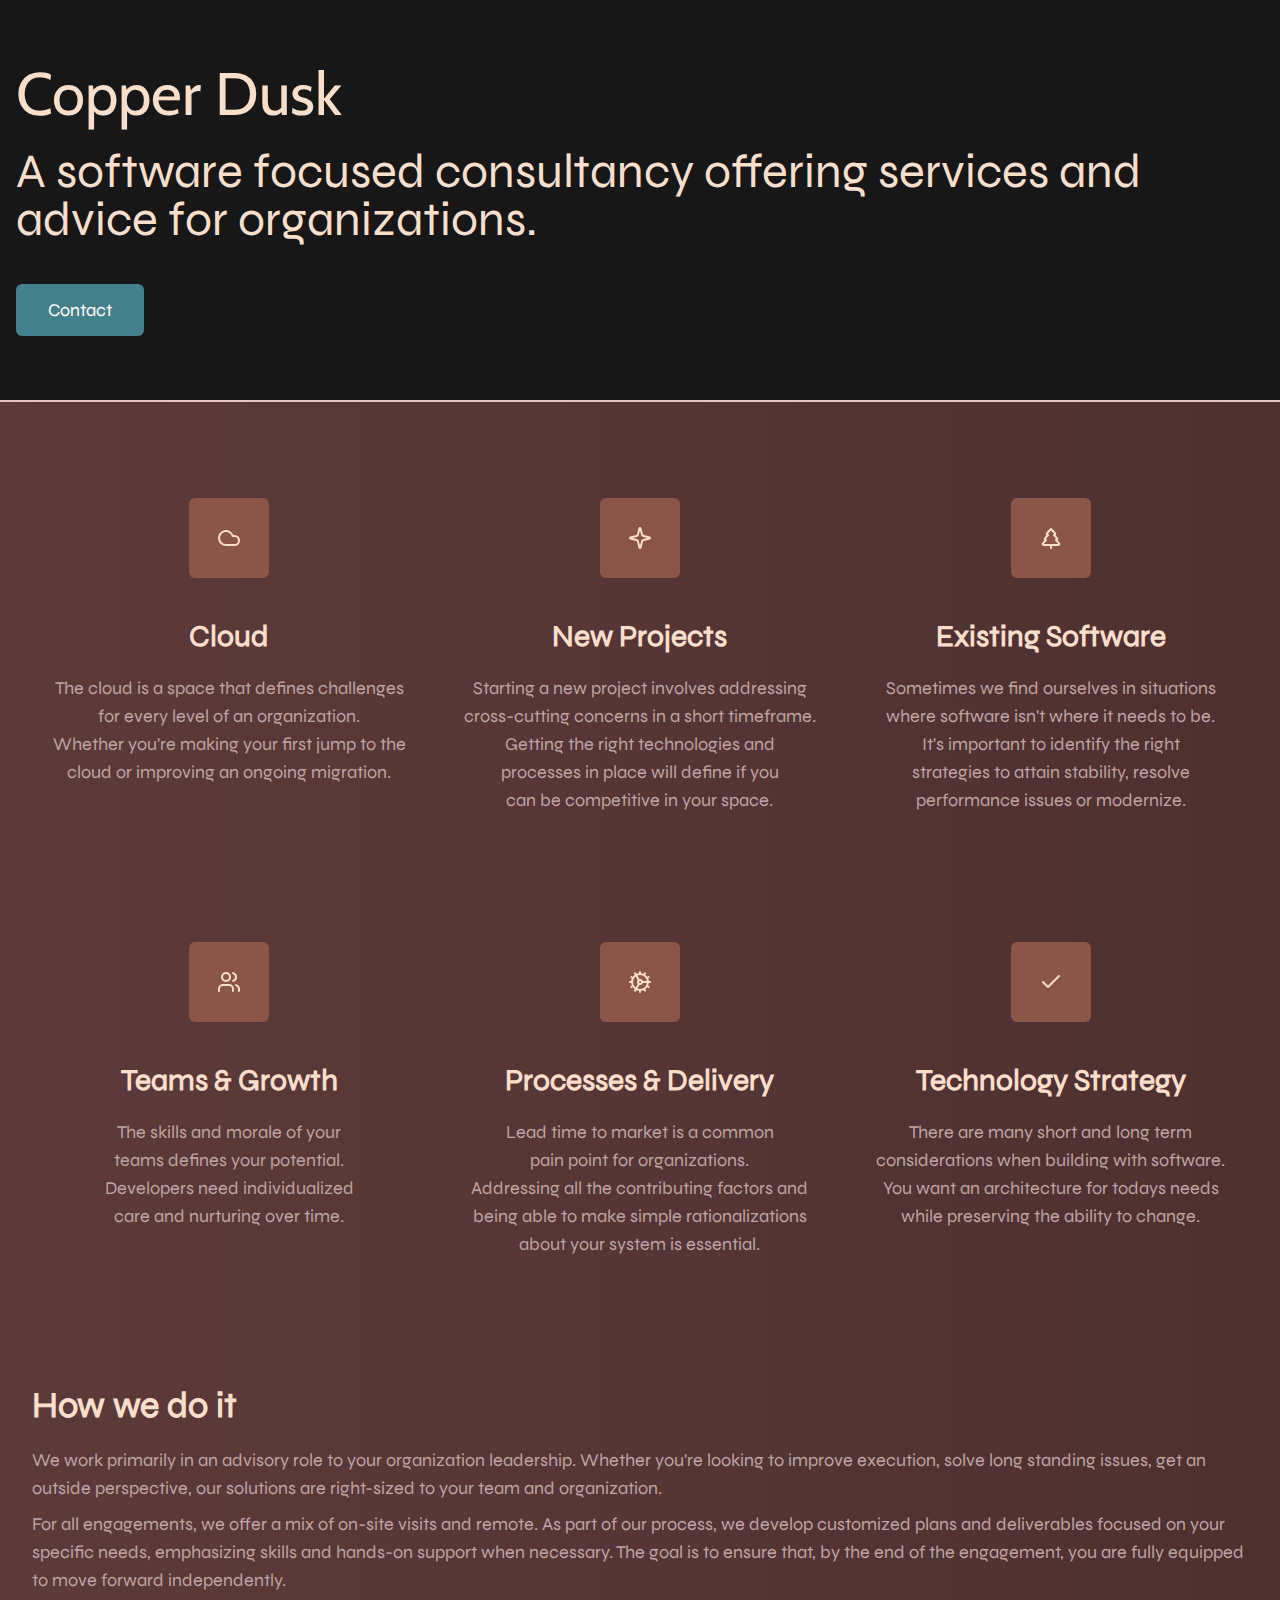
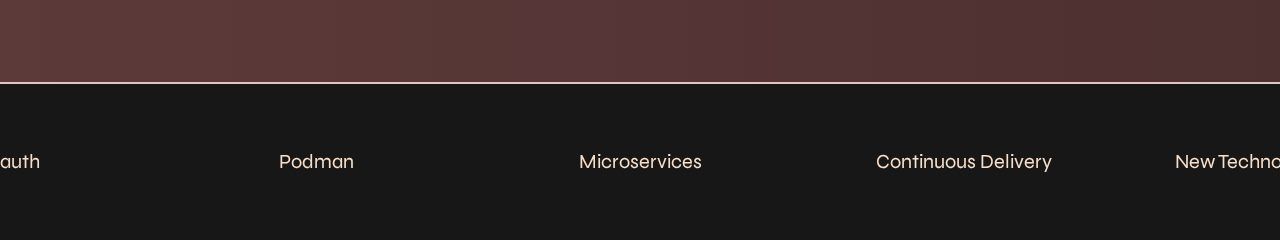
<file: index.html>
<!DOCTYPE html><html><head><meta charSet="utf-8"/><meta http-equiv="x-ua-compatible" content="ie=edge"/><meta name="viewport" content="width=device-width, initial-scale=1, shrink-to-fit=no"/><meta name="generator" content="Gatsby 5.13.5"/><style data-href="/styles.4f2547beb0450345e8d1.css" data-identity="gatsby-global-css">/*
! tailwindcss v3.4.3 | MIT License | https://tailwindcss.com
*/*,:after,:before{border:0 solid #e5e7eb;box-sizing:border-box}:after,:before{--tw-content:""}:host,html{-webkit-text-size-adjust:100%;font-feature-settings:normal;-webkit-tap-highlight-color:transparent;font-family:ui-sans-serif,system-ui,sans-serif,Apple Color Emoji,Segoe UI Emoji,Segoe UI Symbol,Noto Color Emoji;font-variation-settings:normal;line-height:1.5;-moz-tab-size:4;-o-tab-size:4;tab-size:4}body{line-height:inherit;margin:0}hr{border-top-width:1px;color:inherit;height:0}abbr:where([title]){-webkit-text-decoration:underline dotted;text-decoration:underline dotted}h1,h2,h3,h4,h5,h6{font-size:inherit;font-weight:inherit}a{color:inherit;text-decoration:inherit}b,strong{font-weight:bolder}code,kbd,pre,samp{font-feature-settings:normal;font-family:ui-monospace,SFMono-Regular,Menlo,Monaco,Consolas,Liberation Mono,Courier New,monospace;font-size:1em;font-variation-settings:normal}small{font-size:80%}sub,sup{font-size:75%;line-height:0;position:relative;vertical-align:baseline}sub{bottom:-.25em}sup{top:-.5em}table{border-collapse:collapse;border-color:inherit;text-indent:0}button,input,optgroup,select,textarea{font-feature-settings:inherit;color:inherit;font-family:inherit;font-size:100%;font-variation-settings:inherit;font-weight:inherit;letter-spacing:inherit;line-height:inherit;margin:0;padding:0}button,select{text-transform:none}button,input:where([type=button]),input:where([type=reset]),input:where([type=submit]){-webkit-appearance:button;background-color:transparent;background-image:none}:-moz-focusring{outline:auto}:-moz-ui-invalid{box-shadow:none}progress{vertical-align:baseline}::-webkit-inner-spin-button,::-webkit-outer-spin-button{height:auto}[type=search]{-webkit-appearance:textfield;outline-offset:-2px}::-webkit-search-decoration{-webkit-appearance:none}::-webkit-file-upload-button{-webkit-appearance:button;font:inherit}summary{display:list-item}blockquote,dd,dl,figure,h1,h2,h3,h4,h5,h6,hr,p,pre{margin:0}fieldset{margin:0}fieldset,legend{padding:0}menu,ol,ul{list-style:none;margin:0;padding:0}dialog{padding:0}textarea{resize:vertical}input::-moz-placeholder,textarea::-moz-placeholder{color:#9ca3af;opacity:1}input::placeholder,textarea::placeholder{color:#9ca3af;opacity:1}[role=button],button{cursor:pointer}:disabled{cursor:default}audio,canvas,embed,iframe,img,object,svg,video{display:block;vertical-align:middle}img,video{height:auto;max-width:100%}[hidden]{display:none}:root{--background:0 0% 100%;--foreground:222.2 84% 4.9%;--card:0 0% 100%;--card-foreground:222.2 84% 4.9%;--popover:0 0% 100%;--popover-foreground:222.2 84% 4.9%;--primary:222.2 47.4% 11.2%;--primary-foreground:210 40% 98%;--secondary:210 40% 96.1%;--secondary-foreground:222.2 47.4% 11.2%;--muted:210 40% 96.1%;--muted-foreground:215.4 16.3% 46.9%;--accent:210 40% 96.1%;--accent-foreground:222.2 47.4% 11.2%;--destructive:0 84.2% 60.2%;--destructive-foreground:210 40% 98%;--border:214.3 31.8% 91.4%;--input:214.3 31.8% 91.4%;--ring:222.2 84% 4.9%;--radius:0.5rem}@font-face{font-display:swap;font-family:Syne;font-style:normal;font-weight:400;src:url(/static/Syne-Regular-7ae852d88cf132558b0d68cf633d76a8.woff2) format("woff2"),url(/static/Syne-Regular-34c21769be6ab20bff8971022c31b4e4.woff) format("woff")}@font-face{font-display:swap;font-family:Cabin;font-style:normal;font-weight:400;src:url(/static/Cabin-Regular-dbda66f763c43f1db38dc003828de21d.woff2) format("woff2"),url(/static/Cabin-Regular-4a4799da7662e79320f577d735d23b1c.woff) format("woff")}::-moz-selection{background-color:#797596}::selection{background-color:#797596}*{--tw-border-opacity:1;border-color:rgb(230 195 195/var(--tw-border-opacity))}body{background-color:hsl(var(--background));color:hsl(var(--foreground));font-family:Syne,sans-serif}h1{font-family:Freight,sans-serif}*,:after,:before{--tw-border-spacing-x:0;--tw-border-spacing-y:0;--tw-translate-x:0;--tw-translate-y:0;--tw-rotate:0;--tw-skew-x:0;--tw-skew-y:0;--tw-scale-x:1;--tw-scale-y:1;--tw-pan-x: ;--tw-pan-y: ;--tw-pinch-zoom: ;--tw-scroll-snap-strictness:proximity;--tw-gradient-from-position: ;--tw-gradient-via-position: ;--tw-gradient-to-position: ;--tw-ordinal: ;--tw-slashed-zero: ;--tw-numeric-figure: ;--tw-numeric-spacing: ;--tw-numeric-fraction: ;--tw-ring-inset: ;--tw-ring-offset-width:0px;--tw-ring-offset-color:#fff;--tw-ring-color:rgba(59,130,246,.5);--tw-ring-offset-shadow:0 0 #0000;--tw-ring-shadow:0 0 #0000;--tw-shadow:0 0 #0000;--tw-shadow-colored:0 0 #0000;--tw-blur: ;--tw-brightness: ;--tw-contrast: ;--tw-grayscale: ;--tw-hue-rotate: ;--tw-invert: ;--tw-saturate: ;--tw-sepia: ;--tw-drop-shadow: ;--tw-backdrop-blur: ;--tw-backdrop-brightness: ;--tw-backdrop-contrast: ;--tw-backdrop-grayscale: ;--tw-backdrop-hue-rotate: ;--tw-backdrop-invert: ;--tw-backdrop-opacity: ;--tw-backdrop-saturate: ;--tw-backdrop-sepia: ;--tw-contain-size: ;--tw-contain-layout: ;--tw-contain-paint: ;--tw-contain-style: }::backdrop{--tw-border-spacing-x:0;--tw-border-spacing-y:0;--tw-translate-x:0;--tw-translate-y:0;--tw-rotate:0;--tw-skew-x:0;--tw-skew-y:0;--tw-scale-x:1;--tw-scale-y:1;--tw-pan-x: ;--tw-pan-y: ;--tw-pinch-zoom: ;--tw-scroll-snap-strictness:proximity;--tw-gradient-from-position: ;--tw-gradient-via-position: ;--tw-gradient-to-position: ;--tw-ordinal: ;--tw-slashed-zero: ;--tw-numeric-figure: ;--tw-numeric-spacing: ;--tw-numeric-fraction: ;--tw-ring-inset: ;--tw-ring-offset-width:0px;--tw-ring-offset-color:#fff;--tw-ring-color:rgba(59,130,246,.5);--tw-ring-offset-shadow:0 0 #0000;--tw-ring-shadow:0 0 #0000;--tw-shadow:0 0 #0000;--tw-shadow-colored:0 0 #0000;--tw-blur: ;--tw-brightness: ;--tw-contrast: ;--tw-grayscale: ;--tw-hue-rotate: ;--tw-invert: ;--tw-saturate: ;--tw-sepia: ;--tw-drop-shadow: ;--tw-backdrop-blur: ;--tw-backdrop-brightness: ;--tw-backdrop-contrast: ;--tw-backdrop-grayscale: ;--tw-backdrop-hue-rotate: ;--tw-backdrop-invert: ;--tw-backdrop-opacity: ;--tw-backdrop-saturate: ;--tw-backdrop-sepia: ;--tw-contain-size: ;--tw-contain-layout: ;--tw-contain-paint: ;--tw-contain-style: }.container{margin-left:auto;margin-right:auto;padding-left:2rem;padding-right:2rem;width:100%}@media (min-width:1400px){.container{max-width:1400px}}.sr-only{clip:rect(0,0,0,0);border-width:0;height:1px;margin:-1px;overflow:hidden;padding:0;position:absolute;white-space:nowrap;width:1px}.visible{visibility:visible}.fixed{position:fixed}.absolute{position:absolute}.relative{position:relative}.inset-0{inset:0}.-bottom-12{bottom:-3rem}.-left-12{left:-3rem}.-right-12{right:-3rem}.-top-12{top:-3rem}.left-1\/2,.left-\[50\%\]{left:50%}.right-4{right:1rem}.top-1\/2{top:50%}.top-4{top:1rem}.top-\[50\%\]{top:50%}.z-50{z-index:50}.mx-auto{margin-left:auto;margin-right:auto}.-ml-4{margin-left:-1rem}.-mt-4{margin-top:-1rem}.mb-10{margin-bottom:2.5rem}.mb-2{margin-bottom:.5rem}.mb-5{margin-bottom:1.25rem}.mb-6{margin-bottom:1.5rem}.mt-10{margin-top:2.5rem}.mt-5{margin-top:1.25rem}.block{display:block}.flex{display:flex}.inline-flex{display:inline-flex}.grid{display:grid}.h-10{height:2.5rem}.h-11{height:2.75rem}.h-4{height:1rem}.h-8{height:2rem}.h-9{height:2.25rem}.w-10{width:2.5rem}.w-20{width:5rem}.w-4{width:1rem}.w-8{width:2rem}.w-full{width:100%}.min-w-0{min-width:0}.max-w-lg{max-width:32rem}.max-w-screen-xl{max-width:1280px}.shrink-0{flex-shrink:0}.grow{flex-grow:1}.grow-0{flex-grow:0}.basis-1\/4{flex-basis:25%}.basis-full{flex-basis:100%}.-translate-x-1\/2{--tw-translate-x:-50%}.-translate-x-1\/2,.-translate-y-1\/2{transform:translate(var(--tw-translate-x),var(--tw-translate-y)) rotate(var(--tw-rotate)) skewX(var(--tw-skew-x)) skewY(var(--tw-skew-y)) scaleX(var(--tw-scale-x)) scaleY(var(--tw-scale-y))}.-translate-y-1\/2{--tw-translate-y:-50%}.translate-x-\[-50\%\]{--tw-translate-x:-50%}.translate-x-\[-50\%\],.translate-y-\[-50\%\]{transform:translate(var(--tw-translate-x),var(--tw-translate-y)) rotate(var(--tw-rotate)) skewX(var(--tw-skew-x)) skewY(var(--tw-skew-y)) scaleX(var(--tw-scale-x)) scaleY(var(--tw-scale-y))}.translate-y-\[-50\%\]{--tw-translate-y:-50%}.rotate-90{--tw-rotate:90deg;transform:translate(var(--tw-translate-x),var(--tw-translate-y)) rotate(var(--tw-rotate)) skewX(var(--tw-skew-x)) skewY(var(--tw-skew-y)) scaleX(var(--tw-scale-x)) scaleY(var(--tw-scale-y))}.cursor-pointer{cursor:pointer}.select-none{-webkit-user-select:none;-moz-user-select:none;user-select:none}.grid-cols-1{grid-template-columns:repeat(1,minmax(0,1fr))}.flex-col{flex-direction:column}.flex-col-reverse{flex-direction:column-reverse}.content-center{align-content:center}.items-center{align-items:center}.justify-center{justify-content:center}.justify-between{justify-content:space-between}.gap-2{gap:.5rem}.gap-4{gap:1rem}.space-y-1>:not([hidden])~:not([hidden]){--tw-space-y-reverse:0;margin-bottom:calc(.25rem*var(--tw-space-y-reverse));margin-top:calc(.25rem*(1 - var(--tw-space-y-reverse)))}.space-y-1\.5>:not([hidden])~:not([hidden]){--tw-space-y-reverse:0;margin-bottom:calc(.375rem*var(--tw-space-y-reverse));margin-top:calc(.375rem*(1 - var(--tw-space-y-reverse)))}.space-y-4>:not([hidden])~:not([hidden]){--tw-space-y-reverse:0;margin-bottom:calc(1rem*var(--tw-space-y-reverse));margin-top:calc(1rem*(1 - var(--tw-space-y-reverse)))}.overflow-hidden{overflow:hidden}.whitespace-nowrap{white-space:nowrap}.text-balance{text-wrap:balance}.rounded-full{border-radius:9999px}.rounded-lg{border-radius:var(--radius)}.rounded-md{border-radius:calc(var(--radius) - 2px)}.rounded-sm{border-radius:calc(var(--radius) - 4px)}.border{border-width:1px}.border-b-2{border-bottom-width:2px}.border-t-2{border-top-width:2px}.border-solid{border-style:solid}.border-input{border-color:hsl(var(--input))}.border-b-\[\#e6c3c3\]{--tw-border-opacity:1;border-bottom-color:rgb(230 195 195/var(--tw-border-opacity))}.border-t-\[\#e6c3c3\]{--tw-border-opacity:1;border-top-color:rgb(230 195 195/var(--tw-border-opacity))}.bg-\[\#448089\]{--tw-bg-opacity:1;background-color:rgb(68 128 137/var(--tw-bg-opacity))}.bg-\[\#8B5548\]{--tw-bg-opacity:1;background-color:rgb(139 85 72/var(--tw-bg-opacity))}.bg-\[\#d1c6ad\]{--tw-bg-opacity:1;background-color:rgb(209 198 173/var(--tw-bg-opacity))}.bg-background{background-color:hsl(var(--background))}.bg-black\/80{background-color:rgba(0,0,0,.8)}.bg-destructive{background-color:hsl(var(--destructive))}.bg-neutral-900{--tw-bg-opacity:1;background-color:rgb(23 23 23/var(--tw-bg-opacity))}.bg-popover{background-color:hsl(var(--popover))}.bg-primary{background-color:hsl(var(--primary))}.bg-secondary{background-color:hsl(var(--secondary))}.bg-gradient-to-r{background-image:linear-gradient(to right,var(--tw-gradient-stops))}.from-\[\#5D3A3A\]{--tw-gradient-from:#5d3a3a var(--tw-gradient-from-position);--tw-gradient-to:rgba(93,58,58,0) var(--tw-gradient-to-position);--tw-gradient-stops:var(--tw-gradient-from),var(--tw-gradient-to)}.to-\[\#4d3030\]{--tw-gradient-to:#4d3030 var(--tw-gradient-to-position)}.p-4{padding:1rem}.p-6{padding:1.5rem}.px-3{padding-left:.75rem;padding-right:.75rem}.px-4{padding-left:1rem;padding-right:1rem}.px-8{padding-left:2rem;padding-right:2rem}.py-1{padding-bottom:.25rem;padding-top:.25rem}.py-1\.5{padding-bottom:.375rem;padding-top:.375rem}.py-2{padding-bottom:.5rem;padding-top:.5rem}.py-3{padding-bottom:.75rem;padding-top:.75rem}.py-4{padding-bottom:1rem;padding-top:1rem}.py-7{padding-bottom:1.75rem;padding-top:1.75rem}.py-8{padding-bottom:2rem;padding-top:2rem}.pl-4{padding-left:1rem}.pt-4{padding-top:1rem}.text-center{text-align:center}.font-\[\'Cabin\'\]{font-family:Cabin}.font-\[\'Syne\'\]{font-family:Syne}.text-2xl{font-size:1.5rem;line-height:2rem}.text-3xl{font-size:1.875rem;line-height:2.25rem}.text-5xl{font-size:3rem;line-height:1}.text-lg{font-size:1.125rem;line-height:1.75rem}.text-sm{font-size:.875rem;line-height:1.25rem}.text-xl{font-size:1.25rem;line-height:1.75rem}.font-\[100\]{font-weight:100}.font-medium{font-weight:500}.font-normal{font-weight:400}.font-semibold{font-weight:600}.leading-none{line-height:1}.leading-tight{line-height:1.25}.tracking-tight{letter-spacing:-.025em}.text-\[\#BFA5A4\]{--tw-text-opacity:1;color:rgb(191 165 164/var(--tw-text-opacity))}.text-\[\#F9DEC9\]{--tw-text-opacity:1;color:rgb(249 222 201/var(--tw-text-opacity))}.text-destructive-foreground{color:hsl(var(--destructive-foreground))}.text-gray-300{--tw-text-opacity:1;color:rgb(209 213 219/var(--tw-text-opacity))}.text-gray-400{--tw-text-opacity:1;color:rgb(156 163 175/var(--tw-text-opacity))}.text-gray-500{--tw-text-opacity:1;color:rgb(107 114 128/var(--tw-text-opacity))}.text-muted-foreground{color:hsl(var(--muted-foreground))}.text-popover-foreground{color:hsl(var(--popover-foreground))}.text-primary{color:hsl(var(--primary))}.text-primary-foreground{color:hsl(var(--primary-foreground))}.text-secondary-foreground{color:hsl(var(--secondary-foreground))}.text-white{--tw-text-opacity:1;color:rgb(255 255 255/var(--tw-text-opacity))}.underline-offset-4{text-underline-offset:4px}.opacity-70{opacity:.7}.shadow-lg{--tw-shadow:0 10px 15px -3px rgba(0,0,0,.1),0 4px 6px -4px rgba(0,0,0,.1);--tw-shadow-colored:0 10px 15px -3px var(--tw-shadow-color),0 4px 6px -4px var(--tw-shadow-color)}.shadow-lg,.shadow-md{box-shadow:var(--tw-ring-offset-shadow,0 0 #0000),var(--tw-ring-shadow,0 0 #0000),var(--tw-shadow)}.shadow-md{--tw-shadow:0 4px 6px -1px rgba(0,0,0,.1),0 2px 4px -2px rgba(0,0,0,.1);--tw-shadow-colored:0 4px 6px -1px var(--tw-shadow-color),0 2px 4px -2px var(--tw-shadow-color)}.outline{outline-style:solid}.ring-offset-background{--tw-ring-offset-color:hsl(var(--background))}.transition{transition-duration:.15s;transition-property:color,background-color,border-color,text-decoration-color,fill,stroke,opacity,box-shadow,transform,filter,-webkit-backdrop-filter;transition-property:color,background-color,border-color,text-decoration-color,fill,stroke,opacity,box-shadow,transform,filter,backdrop-filter;transition-property:color,background-color,border-color,text-decoration-color,fill,stroke,opacity,box-shadow,transform,filter,backdrop-filter,-webkit-backdrop-filter;transition-timing-function:cubic-bezier(.4,0,.2,1)}.transition-colors{transition-duration:.15s;transition-property:color,background-color,border-color,text-decoration-color,fill,stroke;transition-timing-function:cubic-bezier(.4,0,.2,1)}.transition-opacity{transition-duration:.15s;transition-property:opacity;transition-timing-function:cubic-bezier(.4,0,.2,1)}.duration-200{transition-duration:.2s}.duration-300{transition-duration:.3s}.ease-in-out{transition-timing-function:cubic-bezier(.4,0,.2,1)}@keyframes enter{0%{opacity:var(--tw-enter-opacity,1);transform:translate3d(var(--tw-enter-translate-x,0),var(--tw-enter-translate-y,0),0) scale3d(var(--tw-enter-scale,1),var(--tw-enter-scale,1),var(--tw-enter-scale,1)) rotate(var(--tw-enter-rotate,0))}}@keyframes exit{to{opacity:var(--tw-exit-opacity,1);transform:translate3d(var(--tw-exit-translate-x,0),var(--tw-exit-translate-y,0),0) scale3d(var(--tw-exit-scale,1),var(--tw-exit-scale,1),var(--tw-exit-scale,1)) rotate(var(--tw-exit-rotate,0))}}.animate-in{--tw-enter-opacity:initial;--tw-enter-scale:initial;--tw-enter-rotate:initial;--tw-enter-translate-x:initial;--tw-enter-translate-y:initial;animation-duration:.15s;animation-name:enter}.fade-in-0{--tw-enter-opacity:0}.zoom-in-95{--tw-enter-scale:.95}.duration-200{animation-duration:.2s}.duration-300{animation-duration:.3s}.ease-in-out{animation-timing-function:cubic-bezier(.4,0,.2,1)}.hover\:scale-110:hover{--tw-scale-x:1.1;--tw-scale-y:1.1;transform:translate(var(--tw-translate-x),var(--tw-translate-y)) rotate(var(--tw-rotate)) skewX(var(--tw-skew-x)) skewY(var(--tw-skew-y)) scaleX(var(--tw-scale-x)) scaleY(var(--tw-scale-y))}.hover\:bg-accent:hover{background-color:hsl(var(--accent))}.hover\:bg-destructive\/90:hover{background-color:hsl(var(--destructive)/.9)}.hover\:bg-neutral-100:hover{--tw-bg-opacity:1;background-color:rgb(245 245 245/var(--tw-bg-opacity))}.hover\:bg-primary\/90:hover{background-color:hsl(var(--primary)/.9)}.hover\:bg-secondary\/80:hover{background-color:hsl(var(--secondary)/.8)}.hover\:bg-slate-700:hover{--tw-bg-opacity:1;background-color:rgb(51 65 85/var(--tw-bg-opacity))}.hover\:bg-opacity-10:hover{--tw-bg-opacity:0.1}.hover\:text-accent-foreground:hover{color:hsl(var(--accent-foreground))}.hover\:text-gray-700:hover{--tw-text-opacity:1;color:rgb(55 65 81/var(--tw-text-opacity))}.hover\:underline:hover{text-decoration-line:underline}.hover\:opacity-100:hover{opacity:1}.focus\:outline-none:focus{outline:2px solid transparent;outline-offset:2px}.focus\:ring-2:focus{--tw-ring-offset-shadow:var(--tw-ring-inset) 0 0 0 var(--tw-ring-offset-width) var(--tw-ring-offset-color);--tw-ring-shadow:var(--tw-ring-inset) 0 0 0 calc(2px + var(--tw-ring-offset-width)) var(--tw-ring-color);box-shadow:var(--tw-ring-offset-shadow),var(--tw-ring-shadow),var(--tw-shadow,0 0 #0000)}.focus\:ring-ring:focus{--tw-ring-color:hsl(var(--ring))}.focus\:ring-offset-2:focus{--tw-ring-offset-width:2px}.focus-visible\:outline-none:focus-visible{outline:2px solid transparent;outline-offset:2px}.focus-visible\:ring-2:focus-visible{--tw-ring-offset-shadow:var(--tw-ring-inset) 0 0 0 var(--tw-ring-offset-width) var(--tw-ring-offset-color);--tw-ring-shadow:var(--tw-ring-inset) 0 0 0 calc(2px + var(--tw-ring-offset-width)) var(--tw-ring-color);box-shadow:var(--tw-ring-offset-shadow),var(--tw-ring-shadow),var(--tw-shadow,0 0 #0000)}.focus-visible\:ring-ring:focus-visible{--tw-ring-color:hsl(var(--ring))}.focus-visible\:ring-offset-2:focus-visible{--tw-ring-offset-width:2px}.disabled\:pointer-events-none:disabled{pointer-events:none}.disabled\:opacity-50:disabled{opacity:.5}.data-\[state\=open\]\:bg-accent[data-state=open]{background-color:hsl(var(--accent))}.data-\[state\=open\]\:text-muted-foreground[data-state=open]{color:hsl(var(--muted-foreground))}.data-\[state\=open\]\:animate-in[data-state=open]{--tw-enter-opacity:initial;--tw-enter-scale:initial;--tw-enter-rotate:initial;--tw-enter-translate-x:initial;--tw-enter-translate-y:initial;animation-duration:.15s;animation-name:enter}.data-\[state\=closed\]\:animate-out[data-state=closed]{--tw-exit-opacity:initial;--tw-exit-scale:initial;--tw-exit-rotate:initial;--tw-exit-translate-x:initial;--tw-exit-translate-y:initial;animation-duration:.15s;animation-name:exit}.data-\[state\=closed\]\:fade-out-0[data-state=closed]{--tw-exit-opacity:0}.data-\[state\=open\]\:fade-in-0[data-state=open]{--tw-enter-opacity:0}.data-\[state\=closed\]\:zoom-out-95[data-state=closed]{--tw-exit-scale:.95}.data-\[state\=open\]\:zoom-in-95[data-state=open]{--tw-enter-scale:.95}.data-\[side\=bottom\]\:slide-in-from-top-2[data-side=bottom]{--tw-enter-translate-y:-0.5rem}.data-\[side\=left\]\:slide-in-from-right-2[data-side=left]{--tw-enter-translate-x:0.5rem}.data-\[side\=right\]\:slide-in-from-left-2[data-side=right]{--tw-enter-translate-x:-0.5rem}.data-\[side\=top\]\:slide-in-from-bottom-2[data-side=top]{--tw-enter-translate-y:0.5rem}.data-\[state\=closed\]\:slide-out-to-left-1\/2[data-state=closed]{--tw-exit-translate-x:-50%}.data-\[state\=closed\]\:slide-out-to-top-\[48\%\][data-state=closed]{--tw-exit-translate-y:-48%}.data-\[state\=open\]\:slide-in-from-left-1\/2[data-state=open]{--tw-enter-translate-x:-50%}.data-\[state\=open\]\:slide-in-from-top-\[48\%\][data-state=open]{--tw-enter-translate-y:-48%}@media (min-width:640px){.sm\:flex-row{flex-direction:row}.sm\:justify-end{justify-content:flex-end}.sm\:space-x-2>:not([hidden])~:not([hidden]){--tw-space-x-reverse:0;margin-left:calc(.5rem*(1 - var(--tw-space-x-reverse)));margin-right:calc(.5rem*var(--tw-space-x-reverse))}.sm\:rounded-lg{border-radius:var(--radius)}.sm\:py-4{padding-bottom:1rem;padding-top:1rem}.sm\:text-left{text-align:left}}@media (min-width:768px){.md\:mb-10{margin-bottom:2.5rem}.md\:mb-2{margin-bottom:.5rem}.md\:grid-cols-2{grid-template-columns:repeat(2,minmax(0,1fr))}.md\:flex-row{flex-direction:row}.md\:py-16{padding-bottom:4rem;padding-top:4rem}.md\:py-4{padding-bottom:1rem;padding-top:1rem}.md\:text-3xl{font-size:1.875rem;line-height:2.25rem}.md\:text-4xl{font-size:2.25rem;line-height:2.5rem}.md\:text-5xl{font-size:3rem;line-height:1}.md\:text-6xl{font-size:3.75rem;line-height:1}.md\:text-lg{font-size:1.125rem;line-height:1.75rem}}@media (min-width:1024px){.lg\:mx-0{margin-left:0;margin-right:0}.lg\:mb-0{margin-bottom:0}.lg\:flex{display:flex}.lg\:justify-between{justify-content:space-between}.lg\:text-left{text-align:left}}@media (min-width:1280px){.xl\:mx-0{margin-left:0;margin-right:0}.xl\:mb-0{margin-bottom:0}.xl\:mb-20{margin-bottom:5rem}.xl\:grid-cols-3{grid-template-columns:repeat(3,minmax(0,1fr))}.xl\:flex-row{flex-direction:row}.xl\:justify-start{justify-content:flex-start}.xl\:text-left{text-align:left}}.\[\&_svg\]\:pointer-events-none svg{pointer-events:none}.\[\&_svg\]\:size-4 svg{height:1rem;width:1rem}.\[\&_svg\]\:shrink-0 svg{flex-shrink:0}</style><link rel="preconnect" href="https://www.googletagmanager.com"/><link rel="dns-prefetch" href="https://www.googletagmanager.com"/><link rel="sitemap" type="application/xml" href="/sitemap-index.xml"/><link rel="icon" href="/favicon-32x32.png?v=8deae510254b9cf3b7bb63fd55e1ed14" type="image/png"/><link rel="manifest" href="/manifest.webmanifest" crossorigin="anonymous"/><link rel="apple-touch-icon" sizes="48x48" href="/icons/icon-48x48.png?v=8deae510254b9cf3b7bb63fd55e1ed14"/><link rel="apple-touch-icon" sizes="72x72" href="/icons/icon-72x72.png?v=8deae510254b9cf3b7bb63fd55e1ed14"/><link rel="apple-touch-icon" sizes="96x96" href="/icons/icon-96x96.png?v=8deae510254b9cf3b7bb63fd55e1ed14"/><link rel="apple-touch-icon" sizes="144x144" href="/icons/icon-144x144.png?v=8deae510254b9cf3b7bb63fd55e1ed14"/><link rel="apple-touch-icon" sizes="192x192" href="/icons/icon-192x192.png?v=8deae510254b9cf3b7bb63fd55e1ed14"/><link rel="apple-touch-icon" sizes="256x256" href="/icons/icon-256x256.png?v=8deae510254b9cf3b7bb63fd55e1ed14"/><link rel="apple-touch-icon" sizes="384x384" href="/icons/icon-384x384.png?v=8deae510254b9cf3b7bb63fd55e1ed14"/><link rel="apple-touch-icon" sizes="512x512" href="/icons/icon-512x512.png?v=8deae510254b9cf3b7bb63fd55e1ed14"/><title data-gatsby-head="true">Copper Dusk</title></head><body><div id="___gatsby"><div style="outline:none" tabindex="-1" id="gatsby-focus-wrapper"><main class="bg-gradient-to-r from-[#5D3A3A] to-[#4d3030]"><section class=""><header class="py-4 sm:py-4 md:py-16 flex-col xl:flex-row flex justify-between bg-neutral-900 border-b-[#e6c3c3] border-b-2 border-b-solid"><div class="container max-w-screen-xl mx-auto px-4 "><div class="mx-auto text-center xl:text-left xl:mx-0 xl:mb-0"><h1 class="font-[&#x27;Cabin&#x27;] text-[#F9DEC9] text-3xl md:text-6xl leading-tight mb-6 select-none">Copper Dusk</h1><h2 class="font-[100] text-[#F9DEC9] text-2xl md:text-5xl leading-tight mb-10 select-none">A software focused consultancy offering services and advice for organizations.</h2><div class="flex items-center justify-center xl:justify-start"><a target="_blank" href="mailto:hello@copperdusk.com" class="px-8 py-3 bg-[#448089] font-medium text-white text-md md:text-lg rounded-md hover:bg-slate-700 transition ease-in-out duration-300">Contact</a></div></div></div></header><div class="container max-w-screen-xl mx-auto px-4 py-8 md:py-16"><section class="py-2 md:py-4"><div class="container max-w-screen-xl mx-auto px-4"><div class="grid grid-cols-1 md:grid-cols-2 xl:grid-cols-3 gap-4"><div class=" cursor-pointer text-center mb-10 xl:mb-20 p-4 transition ease-in-out rounded-lg hover:scale-110 hover:bg-opacity-10 hover:bg-neutral-100 "><div class="flex items-center justify-center"><div class="w-20 py-7 flex justify-center bg-[#8B5548] text-[#F9DEC9] rounded-md mb-5 md:mb-10"><svg xmlns="http://www.w3.org/2000/svg" width="24" height="24" viewBox="0 0 24 24" fill="none" stroke="currentColor" stroke-width="2" stroke-linecap="round" stroke-linejoin="round" class="lucide lucide-cloud"><path d="M17.5 19H9a7 7 0 1 1 6.71-9h1.79a4.5 4.5 0 1 1 0 9Z"></path></svg></div></div><h2 class="center font-semibold text-[#F9DEC9] text-xl md:text-3xl mb-5">Cloud</h2><p class="font-normal text-[#BFA5A4] text-sm md:text-lg text-balance">The cloud is a space that defines challenges for every level of an organization.</p><p class="font-normal text-[#BFA5A4] text-sm md:text-lg text-balance">Whether you&#x27;re making your first jump to the cloud or improving an ongoing migration.</p></div><div class=" cursor-pointer text-center mb-10 xl:mb-20 p-4 transition ease-in-out rounded-lg hover:scale-110 hover:bg-opacity-10 hover:bg-neutral-100 "><div class="flex items-center justify-center"><div class="w-20 py-7 flex justify-center bg-[#8B5548] text-[#F9DEC9] rounded-md mb-5 md:mb-10"><svg xmlns="http://www.w3.org/2000/svg" width="24" height="24" viewBox="0 0 24 24" fill="none" stroke="currentColor" stroke-width="2" stroke-linecap="round" stroke-linejoin="round" class="lucide lucide-sparkle"><path d="M9.937 15.5A2 2 0 0 0 8.5 14.063l-6.135-1.582a.5.5 0 0 1 0-.962L8.5 9.936A2 2 0 0 0 9.937 8.5l1.582-6.135a.5.5 0 0 1 .963 0L14.063 8.5A2 2 0 0 0 15.5 9.937l6.135 1.581a.5.5 0 0 1 0 .964L15.5 14.063a2 2 0 0 0-1.437 1.437l-1.582 6.135a.5.5 0 0 1-.963 0z"></path></svg></div></div><h2 class="center font-semibold text-[#F9DEC9] text-xl md:text-3xl mb-5">New Projects</h2><p class="font-normal text-[#BFA5A4] text-sm md:text-lg text-balance">Starting a new project involves addressing cross-cutting concerns in a short timeframe.</p><p class="font-normal text-[#BFA5A4] text-sm md:text-lg text-balance">Getting the right technologies and processes in place will define if you can be competitive in your space.</p></div><div class=" cursor-pointer text-center mb-10 xl:mb-20 p-4 transition ease-in-out rounded-lg hover:scale-110 hover:bg-opacity-10 hover:bg-neutral-100 "><div class="flex items-center justify-center"><div class="w-20 py-7 flex justify-center bg-[#8B5548] text-[#F9DEC9] rounded-md mb-5 md:mb-10"><svg xmlns="http://www.w3.org/2000/svg" width="24" height="24" viewBox="0 0 24 24" fill="none" stroke="currentColor" stroke-width="2" stroke-linecap="round" stroke-linejoin="round" class="lucide lucide-tree-pine"><path d="m17 14 3 3.3a1 1 0 0 1-.7 1.7H4.7a1 1 0 0 1-.7-1.7L7 14h-.3a1 1 0 0 1-.7-1.7L9 9h-.2A1 1 0 0 1 8 7.3L12 3l4 4.3a1 1 0 0 1-.8 1.7H15l3 3.3a1 1 0 0 1-.7 1.7H17Z"></path><path d="M12 22v-3"></path></svg></div></div><h2 class="center font-semibold text-[#F9DEC9] text-xl md:text-3xl mb-5">Existing Software</h2><p class="font-normal text-[#BFA5A4] text-sm md:text-lg text-balance">Sometimes we find ourselves in situations where software isn&#x27;t where it needs to be.</p><p class="font-normal text-[#BFA5A4] text-sm md:text-lg text-balance">It&#x27;s important to identify the right strategies to attain stability, resolve performance issues or modernize.</p></div><div class=" cursor-pointer text-center mb-10 xl:mb-20 p-4 transition ease-in-out rounded-lg hover:scale-110 hover:bg-opacity-10 hover:bg-neutral-100 "><div class="flex items-center justify-center"><div class="w-20 py-7 flex justify-center bg-[#8B5548] text-[#F9DEC9] rounded-md mb-5 md:mb-10"><svg xmlns="http://www.w3.org/2000/svg" width="24" height="24" viewBox="0 0 24 24" fill="none" stroke="currentColor" stroke-width="2" stroke-linecap="round" stroke-linejoin="round" class="lucide lucide-users"><path d="M16 21v-2a4 4 0 0 0-4-4H6a4 4 0 0 0-4 4v2"></path><circle cx="9" cy="7" r="4"></circle><path d="M22 21v-2a4 4 0 0 0-3-3.87"></path><path d="M16 3.13a4 4 0 0 1 0 7.75"></path></svg></div></div><h2 class="center font-semibold text-[#F9DEC9] text-xl md:text-3xl mb-5">Teams &amp; Growth</h2><p class="font-normal text-[#BFA5A4] text-sm md:text-lg text-balance">The skills and morale of your teams defines your potential.</p><p class="font-normal text-[#BFA5A4] text-sm md:text-lg text-balance">Developers need individualized care and nurturing over time.</p></div><div class=" cursor-pointer text-center mb-10 xl:mb-20 p-4 transition ease-in-out rounded-lg hover:scale-110 hover:bg-opacity-10 hover:bg-neutral-100 "><div class="flex items-center justify-center"><div class="w-20 py-7 flex justify-center bg-[#8B5548] text-[#F9DEC9] rounded-md mb-5 md:mb-10"><svg xmlns="http://www.w3.org/2000/svg" width="24" height="24" viewBox="0 0 24 24" fill="none" stroke="currentColor" stroke-width="2" stroke-linecap="round" stroke-linejoin="round" class="lucide lucide-cog"><path d="M12 20a8 8 0 1 0 0-16 8 8 0 0 0 0 16Z"></path><path d="M12 14a2 2 0 1 0 0-4 2 2 0 0 0 0 4Z"></path><path d="M12 2v2"></path><path d="M12 22v-2"></path><path d="m17 20.66-1-1.73"></path><path d="M11 10.27 7 3.34"></path><path d="m20.66 17-1.73-1"></path><path d="m3.34 7 1.73 1"></path><path d="M14 12h8"></path><path d="M2 12h2"></path><path d="m20.66 7-1.73 1"></path><path d="m3.34 17 1.73-1"></path><path d="m17 3.34-1 1.73"></path><path d="m11 13.73-4 6.93"></path></svg></div></div><h2 class="center font-semibold text-[#F9DEC9] text-xl md:text-3xl mb-5">Processes &amp; Delivery</h2><p class="font-normal text-[#BFA5A4] text-sm md:text-lg text-balance">Lead time to market is a common pain point for organizations.</p><p class="font-normal text-[#BFA5A4] text-sm md:text-lg text-balance">Addressing all the contributing factors and being able to make simple rationalizations about your system is essential.</p></div><div class=" cursor-pointer text-center mb-10 xl:mb-20 p-4 transition ease-in-out rounded-lg hover:scale-110 hover:bg-opacity-10 hover:bg-neutral-100 "><div class="flex items-center justify-center"><div class="w-20 py-7 flex justify-center bg-[#8B5548] text-[#F9DEC9] rounded-md mb-5 md:mb-10"><svg xmlns="http://www.w3.org/2000/svg" width="24" height="24" viewBox="0 0 24 24" fill="none" stroke="currentColor" stroke-width="2" stroke-linecap="round" stroke-linejoin="round" class="lucide lucide-check"><path d="M20 6 9 17l-5-5"></path></svg></div></div><h2 class="center font-semibold text-[#F9DEC9] text-xl md:text-3xl mb-5">Technology Strategy</h2><p class="font-normal text-[#BFA5A4] text-sm md:text-lg text-balance">There are many short and long term considerations when building with software.</p><p class="font-normal text-[#BFA5A4] text-sm md:text-lg text-balance">You want an architecture for todays needs while preserving the ability to change.</p></div></div></div></section><section class="py-2 md:py-4"><div class="container max-w-screen-xl mx-auto px-4"><h2 class="font-[&#x27;Syne&#x27;] font-semibold text-[#F9DEC9] text-3xl md:text-4xl mb-5">How we do it</h2><p class="font-normal text-[#BFA5A4] text-md md:text-lg mb-2 md:mb-2">We work primarily in an advisory role to your organization leadership. Whether you&#x27;re looking to improve execution, solve long standing issues, get an outside perspective, our solutions are right-sized to your team and organization.</p><p class="font-normal text-[#BFA5A4] text-md md:text-lg mb-2 md:mb-2">For all engagements, we offer a mix of on-site visits and remote. As part of our process, we develop customized plans and deliverables focused on your specific needs, emphasizing skills and hands-on support when necessary. The goal is to ensure that, by the end of the engagement, you are fully equipped to move forward independently.</p></div></section></div></section><footer class="bg-neutral-900 text-[#F9DEC9] py-8 md:py-16 border-t-2 border-solid border-t-[#e6c3c3]"><div class="relative select-none" role="region" aria-roledescription="carousel"><div class="overflow-hidden"><div class="flex -ml-4"><div role="group" aria-roledescription="slide" class="min-w-0 shrink-0 grow-0 pl-4 basis-1/4 content-center items-center"><h5 class="text-xl content-center items-center text-center">Microservices</h5></div><div role="group" aria-roledescription="slide" class="min-w-0 shrink-0 grow-0 pl-4 basis-1/4 content-center items-center"><h5 class="text-xl content-center items-center text-center">Continuous Delivery</h5></div><div role="group" aria-roledescription="slide" class="min-w-0 shrink-0 grow-0 pl-4 basis-1/4 content-center items-center"><h5 class="text-xl content-center items-center text-center">New Technology Adoption</h5></div><div role="group" aria-roledescription="slide" class="min-w-0 shrink-0 grow-0 pl-4 basis-1/4 content-center items-center"><h5 class="text-xl content-center items-center text-center">Hiring</h5></div><div role="group" aria-roledescription="slide" class="min-w-0 shrink-0 grow-0 pl-4 basis-1/4 content-center items-center"><h5 class="text-xl content-center items-center text-center">C# and .NET</h5></div><div role="group" aria-roledescription="slide" class="min-w-0 shrink-0 grow-0 pl-4 basis-1/4 content-center items-center"><h5 class="text-xl content-center items-center text-center">Azure</h5></div><div role="group" aria-roledescription="slide" class="min-w-0 shrink-0 grow-0 pl-4 basis-1/4 content-center items-center"><h5 class="text-xl content-center items-center text-center">Google Cloud</h5></div><div role="group" aria-roledescription="slide" class="min-w-0 shrink-0 grow-0 pl-4 basis-1/4 content-center items-center"><h5 class="text-xl content-center items-center text-center">Github</h5></div><div role="group" aria-roledescription="slide" class="min-w-0 shrink-0 grow-0 pl-4 basis-1/4 content-center items-center"><h5 class="text-xl content-center items-center text-center">React</h5></div><div role="group" aria-roledescription="slide" class="min-w-0 shrink-0 grow-0 pl-4 basis-1/4 content-center items-center"><h5 class="text-xl content-center items-center text-center">Postgres</h5></div><div role="group" aria-roledescription="slide" class="min-w-0 shrink-0 grow-0 pl-4 basis-1/4 content-center items-center"><h5 class="text-xl content-center items-center text-center">Microsoft SQL Server</h5></div><div role="group" aria-roledescription="slide" class="min-w-0 shrink-0 grow-0 pl-4 basis-1/4 content-center items-center"><h5 class="text-xl content-center items-center text-center">Containers</h5></div><div role="group" aria-roledescription="slide" class="min-w-0 shrink-0 grow-0 pl-4 basis-1/4 content-center items-center"><h5 class="text-xl content-center items-center text-center">Object Relational Mappers</h5></div><div role="group" aria-roledescription="slide" class="min-w-0 shrink-0 grow-0 pl-4 basis-1/4 content-center items-center"><h5 class="text-xl content-center items-center text-center">TypeScript</h5></div><div role="group" aria-roledescription="slide" class="min-w-0 shrink-0 grow-0 pl-4 basis-1/4 content-center items-center"><h5 class="text-xl content-center items-center text-center">Vite</h5></div><div role="group" aria-roledescription="slide" class="min-w-0 shrink-0 grow-0 pl-4 basis-1/4 content-center items-center"><h5 class="text-xl content-center items-center text-center">Gatsby</h5></div><div role="group" aria-roledescription="slide" class="min-w-0 shrink-0 grow-0 pl-4 basis-1/4 content-center items-center"><h5 class="text-xl content-center items-center text-center">Tailwind</h5></div><div role="group" aria-roledescription="slide" class="min-w-0 shrink-0 grow-0 pl-4 basis-1/4 content-center items-center"><h5 class="text-xl content-center items-center text-center">GraphQL</h5></div><div role="group" aria-roledescription="slide" class="min-w-0 shrink-0 grow-0 pl-4 basis-1/4 content-center items-center"><h5 class="text-xl content-center items-center text-center">Testing</h5></div><div role="group" aria-roledescription="slide" class="min-w-0 shrink-0 grow-0 pl-4 basis-1/4 content-center items-center"><h5 class="text-xl content-center items-center text-center">OpenID Connect</h5></div><div role="group" aria-roledescription="slide" class="min-w-0 shrink-0 grow-0 pl-4 basis-1/4 content-center items-center"><h5 class="text-xl content-center items-center text-center">Oauth</h5></div><div role="group" aria-roledescription="slide" class="min-w-0 shrink-0 grow-0 pl-4 basis-1/4 content-center items-center"><h5 class="text-xl content-center items-center text-center">Fusionauth</h5></div><div role="group" aria-roledescription="slide" class="min-w-0 shrink-0 grow-0 pl-4 basis-1/4 content-center items-center"><h5 class="text-xl content-center items-center text-center">Podman</h5></div></div></div></div></footer></main></div><div id="gatsby-announcer" style="position:absolute;top:0;width:1px;height:1px;padding:0;overflow:hidden;clip:rect(0, 0, 0, 0);white-space:nowrap;border:0" aria-live="assertive" aria-atomic="true"></div></div><script async="" src="https://www.googletagmanager.com/gtag/js?id=GA-TRACKING_ID"></script><script>
      
      
      if(true) {
        window.dataLayer = window.dataLayer || [];
        function gtag(){dataLayer.push(arguments);}
        gtag('js', new Date());

        gtag('config', 'GA-TRACKING_ID', {"send_page_view":false});gtag('config', 'AW-CONVERSION_ID', {"send_page_view":false});gtag('config', 'DC-FLOODIGHT_ID', {"send_page_view":false});
      }
      </script><script id="gatsby-script-loader">/*<![CDATA[*/window.pagePath="/";/*]]>*/</script><!-- slice-start id="_gatsby-scripts-1" -->
          <script
            id="gatsby-chunk-mapping"
          >
            window.___chunkMapping="{\"app\":[\"/app-e77bd4693c75b81a6556.js\"],\"component---src-pages-404-tsx\":[\"/component---src-pages-404-tsx-75db0df62c09cdf9889d.js\"],\"component---src-pages-index-tsx\":[\"/component---src-pages-index-tsx-4c2f456c0efc07206333.js\"]}";
          </script>
        <script>window.___webpackCompilationHash="8994c239ecb4bcc31bb0";</script><script src="/webpack-runtime-e4cd333c043cc913d951.js" async></script><script src="/framework-cb7a479339dcc76f1e9c.js" async></script><script src="/app-e77bd4693c75b81a6556.js" async></script><!-- slice-end id="_gatsby-scripts-1" --></body></html>
</file>
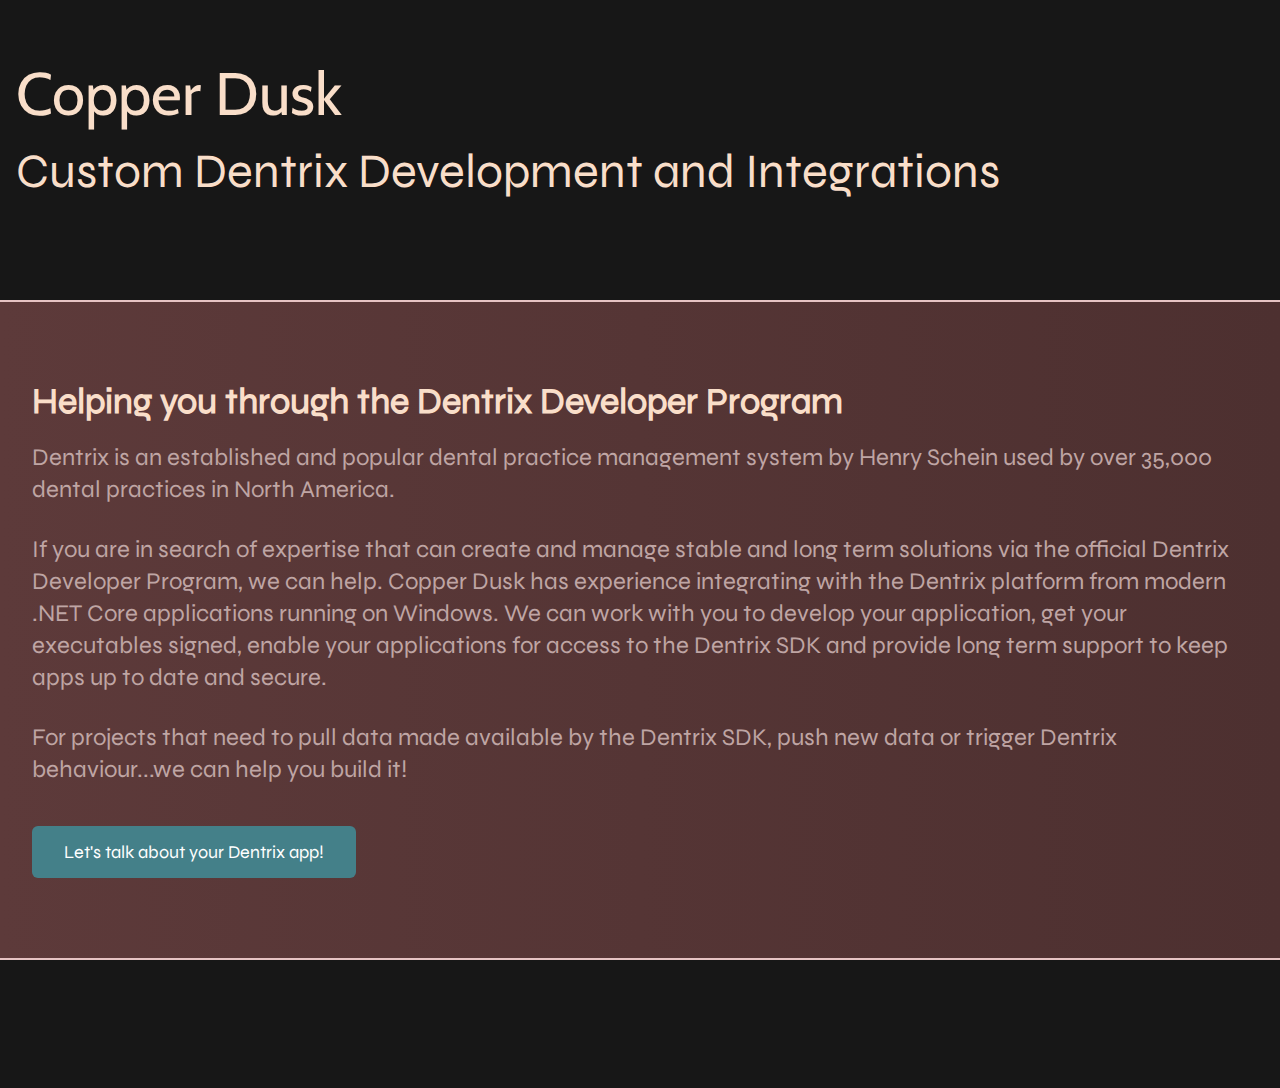
<file: dentrix/index.html>
<!DOCTYPE html><html lang="en"><head><meta charSet="utf-8"/><meta http-equiv="x-ua-compatible" content="ie=edge"/><meta name="viewport" content="width=device-width, initial-scale=1, shrink-to-fit=no"/><meta name="generator" content="Gatsby 5.15.0"/><meta name="description" content="Custom Dentrix development and integrations by Copper Dusk" data-gatsby-head="true"/><style data-href="/styles.16e1c45f8960b482a87c.css" data-identity="gatsby-global-css">*,:after,:before{--tw-border-spacing-x:0;--tw-border-spacing-y:0;--tw-translate-x:0;--tw-translate-y:0;--tw-rotate:0;--tw-skew-x:0;--tw-skew-y:0;--tw-scale-x:1;--tw-scale-y:1;--tw-pan-x: ;--tw-pan-y: ;--tw-pinch-zoom: ;--tw-scroll-snap-strictness:proximity;--tw-gradient-from-position: ;--tw-gradient-via-position: ;--tw-gradient-to-position: ;--tw-ordinal: ;--tw-slashed-zero: ;--tw-numeric-figure: ;--tw-numeric-spacing: ;--tw-numeric-fraction: ;--tw-ring-inset: ;--tw-ring-offset-width:0px;--tw-ring-offset-color:#fff;--tw-ring-color:rgba(59,130,246,.5);--tw-ring-offset-shadow:0 0 #0000;--tw-ring-shadow:0 0 #0000;--tw-shadow:0 0 #0000;--tw-shadow-colored:0 0 #0000;--tw-blur: ;--tw-brightness: ;--tw-contrast: ;--tw-grayscale: ;--tw-hue-rotate: ;--tw-invert: ;--tw-saturate: ;--tw-sepia: ;--tw-drop-shadow: ;--tw-backdrop-blur: ;--tw-backdrop-brightness: ;--tw-backdrop-contrast: ;--tw-backdrop-grayscale: ;--tw-backdrop-hue-rotate: ;--tw-backdrop-invert: ;--tw-backdrop-opacity: ;--tw-backdrop-saturate: ;--tw-backdrop-sepia: ;--tw-contain-size: ;--tw-contain-layout: ;--tw-contain-paint: ;--tw-contain-style: }::backdrop{--tw-border-spacing-x:0;--tw-border-spacing-y:0;--tw-translate-x:0;--tw-translate-y:0;--tw-rotate:0;--tw-skew-x:0;--tw-skew-y:0;--tw-scale-x:1;--tw-scale-y:1;--tw-pan-x: ;--tw-pan-y: ;--tw-pinch-zoom: ;--tw-scroll-snap-strictness:proximity;--tw-gradient-from-position: ;--tw-gradient-via-position: ;--tw-gradient-to-position: ;--tw-ordinal: ;--tw-slashed-zero: ;--tw-numeric-figure: ;--tw-numeric-spacing: ;--tw-numeric-fraction: ;--tw-ring-inset: ;--tw-ring-offset-width:0px;--tw-ring-offset-color:#fff;--tw-ring-color:rgba(59,130,246,.5);--tw-ring-offset-shadow:0 0 #0000;--tw-ring-shadow:0 0 #0000;--tw-shadow:0 0 #0000;--tw-shadow-colored:0 0 #0000;--tw-blur: ;--tw-brightness: ;--tw-contrast: ;--tw-grayscale: ;--tw-hue-rotate: ;--tw-invert: ;--tw-saturate: ;--tw-sepia: ;--tw-drop-shadow: ;--tw-backdrop-blur: ;--tw-backdrop-brightness: ;--tw-backdrop-contrast: ;--tw-backdrop-grayscale: ;--tw-backdrop-hue-rotate: ;--tw-backdrop-invert: ;--tw-backdrop-opacity: ;--tw-backdrop-saturate: ;--tw-backdrop-sepia: ;--tw-contain-size: ;--tw-contain-layout: ;--tw-contain-paint: ;--tw-contain-style: }/*
! tailwindcss v3.4.17 | MIT License | https://tailwindcss.com
*/*,:after,:before{border:0 solid #e5e7eb;box-sizing:border-box}:after,:before{--tw-content:""}:host,html{-webkit-text-size-adjust:100%;font-feature-settings:normal;-webkit-tap-highlight-color:transparent;font-family:ui-sans-serif,system-ui,sans-serif,Apple Color Emoji,Segoe UI Emoji,Segoe UI Symbol,Noto Color Emoji;font-variation-settings:normal;line-height:1.5;-moz-tab-size:4;-o-tab-size:4;tab-size:4}body{line-height:inherit;margin:0}hr{border-top-width:1px;color:inherit;height:0}abbr:where([title]){-webkit-text-decoration:underline dotted;text-decoration:underline dotted}h1,h2,h3,h4,h5,h6{font-size:inherit;font-weight:inherit}a{color:inherit;text-decoration:inherit}b,strong{font-weight:bolder}code,kbd,pre,samp{font-feature-settings:normal;font-family:ui-monospace,SFMono-Regular,Menlo,Monaco,Consolas,Liberation Mono,Courier New,monospace;font-size:1em;font-variation-settings:normal}small{font-size:80%}sub,sup{font-size:75%;line-height:0;position:relative;vertical-align:baseline}sub{bottom:-.25em}sup{top:-.5em}table{border-collapse:collapse;border-color:inherit;text-indent:0}button,input,optgroup,select,textarea{font-feature-settings:inherit;color:inherit;font-family:inherit;font-size:100%;font-variation-settings:inherit;font-weight:inherit;letter-spacing:inherit;line-height:inherit;margin:0;padding:0}button,select{text-transform:none}button,input:where([type=button]),input:where([type=reset]),input:where([type=submit]){-webkit-appearance:button;background-color:transparent;background-image:none}:-moz-focusring{outline:auto}:-moz-ui-invalid{box-shadow:none}progress{vertical-align:baseline}::-webkit-inner-spin-button,::-webkit-outer-spin-button{height:auto}[type=search]{-webkit-appearance:textfield;outline-offset:-2px}::-webkit-search-decoration{-webkit-appearance:none}::-webkit-file-upload-button{-webkit-appearance:button;font:inherit}summary{display:list-item}blockquote,dd,dl,figure,h1,h2,h3,h4,h5,h6,hr,p,pre{margin:0}fieldset{margin:0}fieldset,legend{padding:0}menu,ol,ul{list-style:none;margin:0;padding:0}dialog{padding:0}textarea{resize:vertical}input::-moz-placeholder,textarea::-moz-placeholder{color:#9ca3af;opacity:1}input::placeholder,textarea::placeholder{color:#9ca3af;opacity:1}[role=button],button{cursor:pointer}:disabled{cursor:default}audio,canvas,embed,iframe,img,object,svg,video{display:block;vertical-align:middle}img,video{height:auto;max-width:100%}[hidden]:where(:not([hidden=until-found])){display:none}:root{--background:0 0% 100%;--foreground:222.2 84% 4.9%;--card:0 0% 100%;--card-foreground:222.2 84% 4.9%;--popover:0 0% 100%;--popover-foreground:222.2 84% 4.9%;--primary:222.2 47.4% 11.2%;--primary-foreground:210 40% 98%;--secondary:210 40% 96.1%;--secondary-foreground:222.2 47.4% 11.2%;--muted:210 40% 96.1%;--muted-foreground:215.4 16.3% 46.9%;--accent:210 40% 96.1%;--accent-foreground:222.2 47.4% 11.2%;--destructive:0 84.2% 60.2%;--destructive-foreground:210 40% 98%;--border:214.3 31.8% 91.4%;--input:214.3 31.8% 91.4%;--ring:222.2 84% 4.9%;--radius:0.5rem}@font-face{font-display:swap;font-family:Syne;font-style:normal;font-weight:400;src:url(/static/Syne-Regular-7ae852d88cf132558b0d68cf633d76a8.woff2) format("woff2"),url(/static/Syne-Regular-34c21769be6ab20bff8971022c31b4e4.woff) format("woff")}@font-face{font-display:swap;font-family:Cabin;font-style:normal;font-weight:400;src:url(/static/Cabin-Regular-dbda66f763c43f1db38dc003828de21d.woff2) format("woff2"),url(/static/Cabin-Regular-4a4799da7662e79320f577d735d23b1c.woff) format("woff")}::-moz-selection{background-color:#797596}::selection{background-color:#797596}*{--tw-border-opacity:1;border-color:rgb(230 195 195/var(--tw-border-opacity,1))}body{background-color:hsl(var(--background));color:hsl(var(--foreground));font-family:Syne,sans-serif}h1{font-family:Freight,sans-serif}.container{margin-left:auto;margin-right:auto;padding-left:2rem;padding-right:2rem;width:100%}@media (min-width:1400px){.container{max-width:1400px}}.sr-only{clip:rect(0,0,0,0);border-width:0;height:1px;margin:-1px;overflow:hidden;padding:0;position:absolute;white-space:nowrap;width:1px}.visible{visibility:visible}.fixed{position:fixed}.absolute{position:absolute}.relative{position:relative}.inset-0{inset:0}.-bottom-12{bottom:-3rem}.-left-12{left:-3rem}.-right-12{right:-3rem}.-top-12{top:-3rem}.left-1\/2,.left-\[50\%\]{left:50%}.right-4{right:1rem}.top-1\/2{top:50%}.top-4{top:1rem}.top-\[50\%\]{top:50%}.z-50{z-index:50}.mx-auto{margin-left:auto;margin-right:auto}.-ml-4{margin-left:-1rem}.-mt-4{margin-top:-1rem}.mb-10{margin-bottom:2.5rem}.mb-2{margin-bottom:.5rem}.mb-5{margin-bottom:1.25rem}.mb-6{margin-bottom:1.5rem}.mt-10{margin-top:2.5rem}.mt-5{margin-top:1.25rem}.block{display:block}.flex{display:flex}.inline-flex{display:inline-flex}.grid{display:grid}.h-10{height:2.5rem}.h-11{height:2.75rem}.h-4{height:1rem}.h-8{height:2rem}.h-9{height:2.25rem}.w-10{width:2.5rem}.w-20{width:5rem}.w-4{width:1rem}.w-8{width:2rem}.w-full{width:100%}.min-w-0{min-width:0}.max-w-lg{max-width:32rem}.max-w-screen-xl{max-width:1280px}.shrink-0{flex-shrink:0}.grow{flex-grow:1}.grow-0{flex-grow:0}.basis-1\/4{flex-basis:25%}.basis-full{flex-basis:100%}.-translate-x-1\/2{--tw-translate-x:-50%}.-translate-x-1\/2,.-translate-y-1\/2{transform:translate(var(--tw-translate-x),var(--tw-translate-y)) rotate(var(--tw-rotate)) skewX(var(--tw-skew-x)) skewY(var(--tw-skew-y)) scaleX(var(--tw-scale-x)) scaleY(var(--tw-scale-y))}.-translate-y-1\/2{--tw-translate-y:-50%}.translate-x-\[-50\%\]{--tw-translate-x:-50%}.translate-x-\[-50\%\],.translate-y-\[-50\%\]{transform:translate(var(--tw-translate-x),var(--tw-translate-y)) rotate(var(--tw-rotate)) skewX(var(--tw-skew-x)) skewY(var(--tw-skew-y)) scaleX(var(--tw-scale-x)) scaleY(var(--tw-scale-y))}.translate-y-\[-50\%\]{--tw-translate-y:-50%}.rotate-90{--tw-rotate:90deg;transform:translate(var(--tw-translate-x),var(--tw-translate-y)) rotate(var(--tw-rotate)) skewX(var(--tw-skew-x)) skewY(var(--tw-skew-y)) scaleX(var(--tw-scale-x)) scaleY(var(--tw-scale-y))}.cursor-pointer{cursor:pointer}.select-none{-webkit-user-select:none;-moz-user-select:none;user-select:none}.grid-cols-1{grid-template-columns:repeat(1,minmax(0,1fr))}.flex-col{flex-direction:column}.flex-col-reverse{flex-direction:column-reverse}.content-center{align-content:center}.items-center{align-items:center}.justify-center{justify-content:center}.justify-between{justify-content:space-between}.gap-2{gap:.5rem}.gap-4{gap:1rem}.space-y-1\.5>:not([hidden])~:not([hidden]){--tw-space-y-reverse:0;margin-bottom:calc(.375rem*var(--tw-space-y-reverse));margin-top:calc(.375rem*(1 - var(--tw-space-y-reverse)))}.space-y-4>:not([hidden])~:not([hidden]){--tw-space-y-reverse:0;margin-bottom:calc(1rem*var(--tw-space-y-reverse));margin-top:calc(1rem*(1 - var(--tw-space-y-reverse)))}.overflow-hidden{overflow:hidden}.whitespace-nowrap{white-space:nowrap}.text-balance{text-wrap:balance}.rounded-full{border-radius:9999px}.rounded-lg{border-radius:var(--radius)}.rounded-md{border-radius:calc(var(--radius) - 2px)}.rounded-sm{border-radius:calc(var(--radius) - 4px)}.border{border-width:1px}.border-b-2{border-bottom-width:2px}.border-t-2{border-top-width:2px}.border-solid{border-style:solid}.border-input{border-color:hsl(var(--input))}.border-b-\[\#e6c3c3\]{--tw-border-opacity:1;border-bottom-color:rgb(230 195 195/var(--tw-border-opacity,1))}.border-t-\[\#e6c3c3\]{--tw-border-opacity:1;border-top-color:rgb(230 195 195/var(--tw-border-opacity,1))}.bg-\[\#448089\]{--tw-bg-opacity:1;background-color:rgb(68 128 137/var(--tw-bg-opacity,1))}.bg-\[\#8B5548\]{--tw-bg-opacity:1;background-color:rgb(139 85 72/var(--tw-bg-opacity,1))}.bg-\[\#d1c6ad\]{--tw-bg-opacity:1;background-color:rgb(209 198 173/var(--tw-bg-opacity,1))}.bg-background{background-color:hsl(var(--background))}.bg-black\/80{background-color:rgba(0,0,0,.8)}.bg-destructive{background-color:hsl(var(--destructive))}.bg-neutral-900{--tw-bg-opacity:1;background-color:rgb(23 23 23/var(--tw-bg-opacity,1))}.bg-popover{background-color:hsl(var(--popover))}.bg-primary{background-color:hsl(var(--primary))}.bg-secondary{background-color:hsl(var(--secondary))}.bg-gradient-to-r{background-image:linear-gradient(to right,var(--tw-gradient-stops))}.from-\[\#5D3A3A\]{--tw-gradient-from:#5d3a3a var(--tw-gradient-from-position);--tw-gradient-to:rgba(93,58,58,0) var(--tw-gradient-to-position);--tw-gradient-stops:var(--tw-gradient-from),var(--tw-gradient-to)}.to-\[\#4d3030\]{--tw-gradient-to:#4d3030 var(--tw-gradient-to-position)}.p-4{padding:1rem}.p-6{padding:1.5rem}.px-3{padding-left:.75rem;padding-right:.75rem}.px-4{padding-left:1rem;padding-right:1rem}.px-8{padding-left:2rem;padding-right:2rem}.py-1\.5{padding-bottom:.375rem;padding-top:.375rem}.py-2{padding-bottom:.5rem;padding-top:.5rem}.py-3{padding-bottom:.75rem;padding-top:.75rem}.py-4{padding-bottom:1rem;padding-top:1rem}.py-7{padding-bottom:1.75rem;padding-top:1.75rem}.py-8{padding-bottom:2rem;padding-top:2rem}.pl-4{padding-left:1rem}.pt-4{padding-top:1rem}.text-center{text-align:center}.font-\[\'Cabin\'\]{font-family:Cabin}.font-\[\'Syne\'\]{font-family:Syne}.text-2xl{font-size:1.5rem;line-height:2rem}.text-3xl{font-size:1.875rem;line-height:2.25rem}.text-5xl{font-size:3rem;line-height:1}.text-lg{font-size:1.125rem;line-height:1.75rem}.text-sm{font-size:.875rem;line-height:1.25rem}.text-xl{font-size:1.25rem;line-height:1.75rem}.font-\[100\]{font-weight:100}.font-medium{font-weight:500}.font-normal{font-weight:400}.font-semibold{font-weight:600}.leading-none{line-height:1}.leading-tight{line-height:1.25}.tracking-tight{letter-spacing:-.025em}.text-\[\#BFA5A4\]{--tw-text-opacity:1;color:rgb(191 165 164/var(--tw-text-opacity,1))}.text-\[\#F9DEC9\]{--tw-text-opacity:1;color:rgb(249 222 201/var(--tw-text-opacity,1))}.text-destructive-foreground{color:hsl(var(--destructive-foreground))}.text-gray-300{--tw-text-opacity:1;color:rgb(209 213 219/var(--tw-text-opacity,1))}.text-gray-400{--tw-text-opacity:1;color:rgb(156 163 175/var(--tw-text-opacity,1))}.text-gray-500{--tw-text-opacity:1;color:rgb(107 114 128/var(--tw-text-opacity,1))}.text-muted-foreground{color:hsl(var(--muted-foreground))}.text-popover-foreground{color:hsl(var(--popover-foreground))}.text-primary{color:hsl(var(--primary))}.text-primary-foreground{color:hsl(var(--primary-foreground))}.text-secondary-foreground{color:hsl(var(--secondary-foreground))}.text-white{--tw-text-opacity:1;color:rgb(255 255 255/var(--tw-text-opacity,1))}.underline-offset-4{text-underline-offset:4px}.opacity-70{opacity:.7}.shadow-lg{--tw-shadow:0 10px 15px -3px rgba(0,0,0,.1),0 4px 6px -4px rgba(0,0,0,.1);--tw-shadow-colored:0 10px 15px -3px var(--tw-shadow-color),0 4px 6px -4px var(--tw-shadow-color)}.shadow-lg,.shadow-md{box-shadow:var(--tw-ring-offset-shadow,0 0 #0000),var(--tw-ring-shadow,0 0 #0000),var(--tw-shadow)}.shadow-md{--tw-shadow:0 4px 6px -1px rgba(0,0,0,.1),0 2px 4px -2px rgba(0,0,0,.1);--tw-shadow-colored:0 4px 6px -1px var(--tw-shadow-color),0 2px 4px -2px var(--tw-shadow-color)}.outline{outline-style:solid}.ring-offset-background{--tw-ring-offset-color:hsl(var(--background))}.transition{transition-duration:.15s;transition-property:color,background-color,border-color,text-decoration-color,fill,stroke,opacity,box-shadow,transform,filter,-webkit-backdrop-filter;transition-property:color,background-color,border-color,text-decoration-color,fill,stroke,opacity,box-shadow,transform,filter,backdrop-filter;transition-property:color,background-color,border-color,text-decoration-color,fill,stroke,opacity,box-shadow,transform,filter,backdrop-filter,-webkit-backdrop-filter;transition-timing-function:cubic-bezier(.4,0,.2,1)}.transition-colors{transition-duration:.15s;transition-property:color,background-color,border-color,text-decoration-color,fill,stroke;transition-timing-function:cubic-bezier(.4,0,.2,1)}.transition-opacity{transition-duration:.15s;transition-property:opacity;transition-timing-function:cubic-bezier(.4,0,.2,1)}.duration-200{transition-duration:.2s}.duration-300{transition-duration:.3s}.ease-in-out{transition-timing-function:cubic-bezier(.4,0,.2,1)}@keyframes enter{0%{opacity:var(--tw-enter-opacity,1);transform:translate3d(var(--tw-enter-translate-x,0),var(--tw-enter-translate-y,0),0) scale3d(var(--tw-enter-scale,1),var(--tw-enter-scale,1),var(--tw-enter-scale,1)) rotate(var(--tw-enter-rotate,0))}}@keyframes exit{to{opacity:var(--tw-exit-opacity,1);transform:translate3d(var(--tw-exit-translate-x,0),var(--tw-exit-translate-y,0),0) scale3d(var(--tw-exit-scale,1),var(--tw-exit-scale,1),var(--tw-exit-scale,1)) rotate(var(--tw-exit-rotate,0))}}.animate-in{--tw-enter-opacity:initial;--tw-enter-scale:initial;--tw-enter-rotate:initial;--tw-enter-translate-x:initial;--tw-enter-translate-y:initial;animation-duration:.15s;animation-name:enter}.fade-in-0{--tw-enter-opacity:0}.zoom-in-95{--tw-enter-scale:.95}.duration-200{animation-duration:.2s}.duration-300{animation-duration:.3s}.ease-in-out{animation-timing-function:cubic-bezier(.4,0,.2,1)}.running{animation-play-state:running}.hover\:scale-110:hover{--tw-scale-x:1.1;--tw-scale-y:1.1;transform:translate(var(--tw-translate-x),var(--tw-translate-y)) rotate(var(--tw-rotate)) skewX(var(--tw-skew-x)) skewY(var(--tw-skew-y)) scaleX(var(--tw-scale-x)) scaleY(var(--tw-scale-y))}.hover\:bg-accent:hover{background-color:hsl(var(--accent))}.hover\:bg-destructive\/90:hover{background-color:hsl(var(--destructive)/.9)}.hover\:bg-neutral-100:hover{--tw-bg-opacity:1;background-color:rgb(245 245 245/var(--tw-bg-opacity,1))}.hover\:bg-primary\/90:hover{background-color:hsl(var(--primary)/.9)}.hover\:bg-secondary\/80:hover{background-color:hsl(var(--secondary)/.8)}.hover\:bg-slate-700:hover{--tw-bg-opacity:1;background-color:rgb(51 65 85/var(--tw-bg-opacity,1))}.hover\:bg-opacity-10:hover{--tw-bg-opacity:0.1}.hover\:text-accent-foreground:hover{color:hsl(var(--accent-foreground))}.hover\:text-gray-700:hover{--tw-text-opacity:1;color:rgb(55 65 81/var(--tw-text-opacity,1))}.hover\:underline:hover{text-decoration-line:underline}.hover\:opacity-100:hover{opacity:1}.focus\:outline-none:focus{outline:2px solid transparent;outline-offset:2px}.focus\:ring-2:focus{--tw-ring-offset-shadow:var(--tw-ring-inset) 0 0 0 var(--tw-ring-offset-width) var(--tw-ring-offset-color);--tw-ring-shadow:var(--tw-ring-inset) 0 0 0 calc(2px + var(--tw-ring-offset-width)) var(--tw-ring-color);box-shadow:var(--tw-ring-offset-shadow),var(--tw-ring-shadow),var(--tw-shadow,0 0 #0000)}.focus\:ring-ring:focus{--tw-ring-color:hsl(var(--ring))}.focus\:ring-offset-2:focus{--tw-ring-offset-width:2px}.focus-visible\:outline-none:focus-visible{outline:2px solid transparent;outline-offset:2px}.focus-visible\:ring-2:focus-visible{--tw-ring-offset-shadow:var(--tw-ring-inset) 0 0 0 var(--tw-ring-offset-width) var(--tw-ring-offset-color);--tw-ring-shadow:var(--tw-ring-inset) 0 0 0 calc(2px + var(--tw-ring-offset-width)) var(--tw-ring-color);box-shadow:var(--tw-ring-offset-shadow),var(--tw-ring-shadow),var(--tw-shadow,0 0 #0000)}.focus-visible\:ring-ring:focus-visible{--tw-ring-color:hsl(var(--ring))}.focus-visible\:ring-offset-2:focus-visible{--tw-ring-offset-width:2px}.disabled\:pointer-events-none:disabled{pointer-events:none}.disabled\:opacity-50:disabled{opacity:.5}.data-\[state\=open\]\:bg-accent[data-state=open]{background-color:hsl(var(--accent))}.data-\[state\=open\]\:text-muted-foreground[data-state=open]{color:hsl(var(--muted-foreground))}.data-\[state\=open\]\:animate-in[data-state=open]{--tw-enter-opacity:initial;--tw-enter-scale:initial;--tw-enter-rotate:initial;--tw-enter-translate-x:initial;--tw-enter-translate-y:initial;animation-duration:.15s;animation-name:enter}.data-\[state\=closed\]\:animate-out[data-state=closed]{--tw-exit-opacity:initial;--tw-exit-scale:initial;--tw-exit-rotate:initial;--tw-exit-translate-x:initial;--tw-exit-translate-y:initial;animation-duration:.15s;animation-name:exit}.data-\[state\=closed\]\:fade-out-0[data-state=closed]{--tw-exit-opacity:0}.data-\[state\=open\]\:fade-in-0[data-state=open]{--tw-enter-opacity:0}.data-\[state\=closed\]\:zoom-out-95[data-state=closed]{--tw-exit-scale:.95}.data-\[state\=open\]\:zoom-in-95[data-state=open]{--tw-enter-scale:.95}.data-\[side\=bottom\]\:slide-in-from-top-2[data-side=bottom]{--tw-enter-translate-y:-0.5rem}.data-\[side\=left\]\:slide-in-from-right-2[data-side=left]{--tw-enter-translate-x:0.5rem}.data-\[side\=right\]\:slide-in-from-left-2[data-side=right]{--tw-enter-translate-x:-0.5rem}.data-\[side\=top\]\:slide-in-from-bottom-2[data-side=top]{--tw-enter-translate-y:0.5rem}.data-\[state\=closed\]\:slide-out-to-left-1\/2[data-state=closed]{--tw-exit-translate-x:-50%}.data-\[state\=closed\]\:slide-out-to-top-\[48\%\][data-state=closed]{--tw-exit-translate-y:-48%}.data-\[state\=open\]\:slide-in-from-left-1\/2[data-state=open]{--tw-enter-translate-x:-50%}.data-\[state\=open\]\:slide-in-from-top-\[48\%\][data-state=open]{--tw-enter-translate-y:-48%}@media (min-width:640px){.sm\:flex-row{flex-direction:row}.sm\:justify-end{justify-content:flex-end}.sm\:space-x-2>:not([hidden])~:not([hidden]){--tw-space-x-reverse:0;margin-left:calc(.5rem*(1 - var(--tw-space-x-reverse)));margin-right:calc(.5rem*var(--tw-space-x-reverse))}.sm\:rounded-lg{border-radius:var(--radius)}.sm\:py-4{padding-bottom:1rem;padding-top:1rem}.sm\:text-left{text-align:left}.sm\:text-1{color:B}}@media (min-width:768px){.md\:mb-10{margin-bottom:2.5rem}.md\:mb-2{margin-bottom:.5rem}.md\:mb-7{margin-bottom:1.75rem}.md\:grid-cols-2{grid-template-columns:repeat(2,minmax(0,1fr))}.md\:flex-row{flex-direction:row}.md\:py-16{padding-bottom:4rem;padding-top:4rem}.md\:py-4{padding-bottom:1rem;padding-top:1rem}.md\:text-2xl{font-size:1.5rem;line-height:2rem}.md\:text-3xl{font-size:1.875rem;line-height:2.25rem}.md\:text-4xl{font-size:2.25rem;line-height:2.5rem}.md\:text-5xl{font-size:3rem;line-height:1}.md\:text-6xl{font-size:3.75rem;line-height:1}.md\:text-lg{font-size:1.125rem;line-height:1.75rem}.md\:text-xl{font-size:1.25rem;line-height:1.75rem}}@media (min-width:1024px){.lg\:mx-0{margin-left:0;margin-right:0}.lg\:mb-0{margin-bottom:0}.lg\:flex{display:flex}.lg\:justify-between{justify-content:space-between}.lg\:text-left{text-align:left}}@media (min-width:1280px){.xl\:mx-0{margin-left:0;margin-right:0}.xl\:mb-0{margin-bottom:0}.xl\:mb-20{margin-bottom:5rem}.xl\:grid-cols-3{grid-template-columns:repeat(3,minmax(0,1fr))}.xl\:flex-row{flex-direction:row}.xl\:justify-start{justify-content:flex-start}.xl\:text-left{text-align:left}}.\[\&_svg\]\:pointer-events-none svg{pointer-events:none}.\[\&_svg\]\:size-4 svg{height:1rem;width:1rem}.\[\&_svg\]\:shrink-0 svg{flex-shrink:0}</style><link rel="preconnect" href="https://www.googletagmanager.com"/><link rel="dns-prefetch" href="https://www.googletagmanager.com"/><link rel="sitemap" type="application/xml" href="/sitemap-index.xml"/><link rel="icon" href="/favicon-32x32.png?v=8deae510254b9cf3b7bb63fd55e1ed14" type="image/png"/><link rel="manifest" href="/manifest.webmanifest" crossorigin="anonymous"/><link rel="apple-touch-icon" sizes="48x48" href="/icons/icon-48x48.png?v=8deae510254b9cf3b7bb63fd55e1ed14"/><link rel="apple-touch-icon" sizes="72x72" href="/icons/icon-72x72.png?v=8deae510254b9cf3b7bb63fd55e1ed14"/><link rel="apple-touch-icon" sizes="96x96" href="/icons/icon-96x96.png?v=8deae510254b9cf3b7bb63fd55e1ed14"/><link rel="apple-touch-icon" sizes="144x144" href="/icons/icon-144x144.png?v=8deae510254b9cf3b7bb63fd55e1ed14"/><link rel="apple-touch-icon" sizes="192x192" href="/icons/icon-192x192.png?v=8deae510254b9cf3b7bb63fd55e1ed14"/><link rel="apple-touch-icon" sizes="256x256" href="/icons/icon-256x256.png?v=8deae510254b9cf3b7bb63fd55e1ed14"/><link rel="apple-touch-icon" sizes="384x384" href="/icons/icon-384x384.png?v=8deae510254b9cf3b7bb63fd55e1ed14"/><link rel="apple-touch-icon" sizes="512x512" href="/icons/icon-512x512.png?v=8deae510254b9cf3b7bb63fd55e1ed14"/><title data-gatsby-head="true">Copper Dusk - Custom Dentrix Development and Integrations</title></head><body class="bg-neutral-900"><div id="___gatsby"><div style="outline:none" tabindex="-1" id="gatsby-focus-wrapper"><main class="bg-gradient-to-r from-[#5D3A3A] to-[#4d3030]"><section class=""><header class="py-4 sm:py-4 md:py-16 flex-col xl:flex-row flex justify-between bg-neutral-900 border-b-[#e6c3c3] border-b-2 border-b-solid"><div class="container max-w-screen-xl mx-auto px-4 "><div class="mx-auto text-center xl:text-left xl:mx-0 xl:mb-0"><h1 class="font-[&#x27;Cabin&#x27;] text-[#F9DEC9] text-3xl md:text-6xl leading-tight mb-6 select-none">Copper Dusk</h1><h2 class="font-[100] text-[#F9DEC9] text-2xl md:text-5xl leading-tight mb-10 select-none">Custom Dentrix Development and Integrations</h2></div></div></header><div class="container max-w-screen-xl mx-auto px-4 py-8 md:py-16"><section class="py-2 md:py-4"><div class="container max-w-screen-xl mx-auto px-4"><h2 class="font-[&#x27;Syne&#x27;] font-semibold text-[#F9DEC9] text-3xl md:text-4xl mb-5">Helping you through the Dentrix Developer Program</h2><p class="font-normal text-[#BFA5A4] text-md md:text-2xl mb-2 md:mb-7">Dentrix is an established and popular dental practice management system by Henry Schein used by over 35,000 dental practices in North America.</p><p class="font-normal text-[#BFA5A4] text-md md:text-2xl mb-2 md:mb-7">If you are in search of expertise that can create and manage stable and long term solutions via the official Dentrix Developer Program, we can help.  Copper Dusk has experience integrating with the Dentrix platform from modern .NET Core applications running on Windows.  We can work with you to develop your application, get your executables signed, enable your applications for access to the Dentrix SDK and provide long term support to keep apps up to date and secure.</p><p class="font-normal text-[#BFA5A4] text-md md:text-2xl mb-2 md:mb-10">For projects that need to pull data made available by the Dentrix SDK, push new data or trigger Dentrix behaviour...we can help you build it!</p><div class="flex items-center justify-center xl:justify-start"><a target="_blank" href="mailto:hello@copperdusk.com?subject=Custom Dentrix Development" class="px-8 py-3 bg-[#448089] font-medium text-white text-md md:text-lg rounded-md hover:bg-slate-700 transition ease-in-out duration-300">Let&#x27;s talk about your Dentrix app!</a></div></div></section></div></section><footer class="bg-neutral-900 text-[#F9DEC9] py-8 md:py-16 border-t-2 border-solid border-t-[#e6c3c3]"></footer></main></div><div id="gatsby-announcer" style="position:absolute;top:0;width:1px;height:1px;padding:0;overflow:hidden;clip:rect(0, 0, 0, 0);white-space:nowrap;border:0" aria-live="assertive" aria-atomic="true"></div></div><script async="" src="https://www.googletagmanager.com/gtag/js?id=GA-TRACKING_ID"></script><script>
      
      
      if(true) {
        window.dataLayer = window.dataLayer || [];
        function gtag(){dataLayer.push(arguments);}
        gtag('js', new Date());

        gtag('config', 'GA-TRACKING_ID', {"send_page_view":false});gtag('config', 'AW-CONVERSION_ID', {"send_page_view":false});gtag('config', 'DC-FLOODIGHT_ID', {"send_page_view":false});
      }
      </script><script id="gatsby-script-loader">/*<![CDATA[*/window.pagePath="/dentrix/";/*]]>*/</script><!-- slice-start id="_gatsby-scripts-1" -->
          <script
            id="gatsby-chunk-mapping"
          >
            window.___chunkMapping="{\"app\":[\"/app-2944313711fc45247880.js\"],\"component---src-pages-404-tsx\":[\"/component---src-pages-404-tsx-75db0df62c09cdf9889d.js\"],\"component---src-pages-dentrix-tsx\":[\"/component---src-pages-dentrix-tsx-255d54f84db5e4c405ff.js\"],\"component---src-pages-index-tsx\":[\"/component---src-pages-index-tsx-e7f3c3617868d339c3fc.js\"],\"component---src-pages-point-click-care-tsx\":[\"/component---src-pages-point-click-care-tsx-f3248066400825b9f4c4.js\"]}";
          </script>
        <script>window.___webpackCompilationHash="9b38ced6c25800a5c3ac";</script><script src="/webpack-runtime-903e3e1f8e9eb6a119d2.js" async></script><script src="/framework-a18b976035a496220fc7.js" async></script><script src="/app-2944313711fc45247880.js" async></script><!-- slice-end id="_gatsby-scripts-1" --></body></html>
</file>
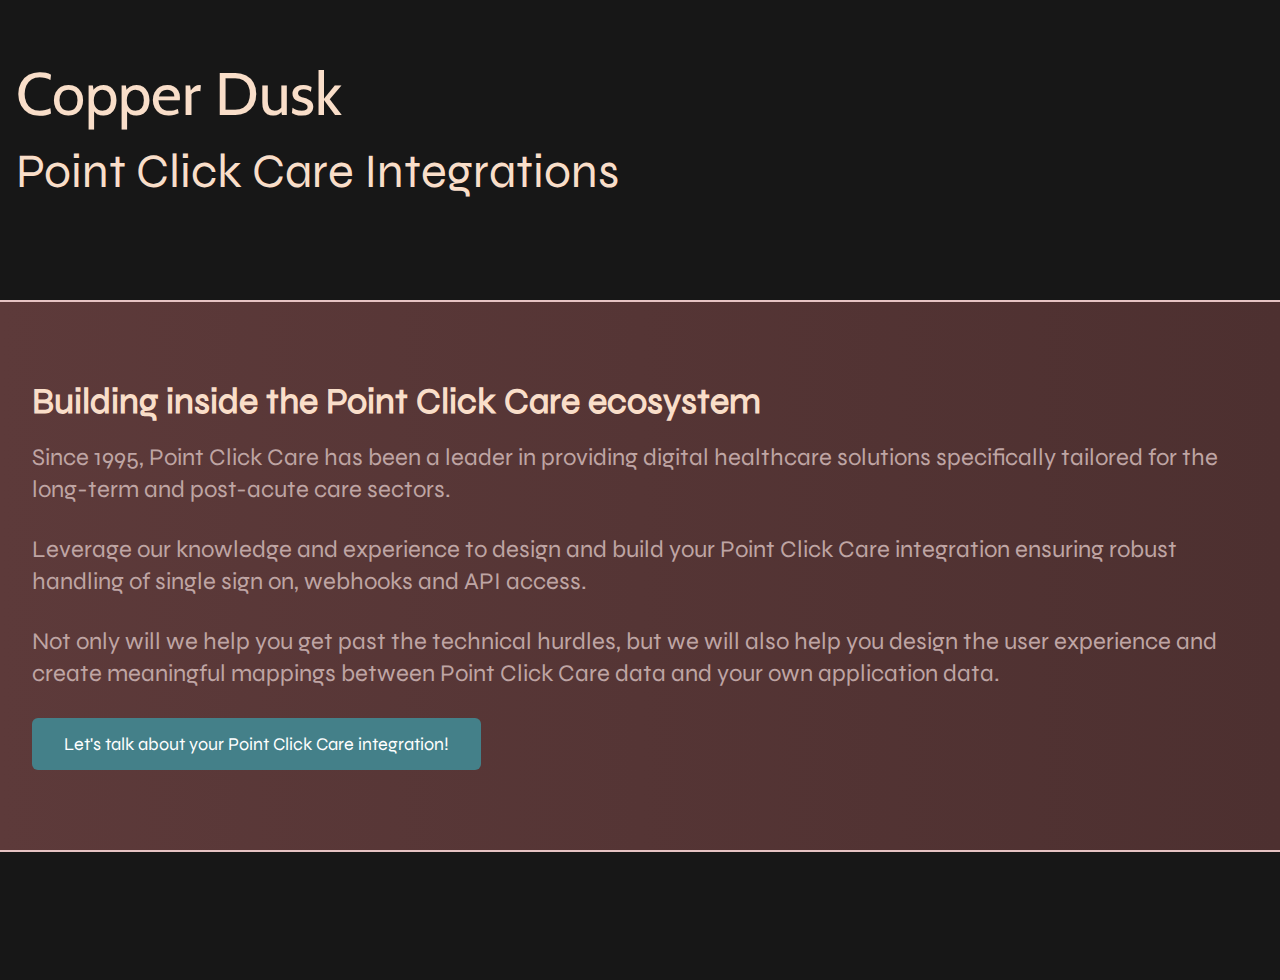
<file: point-click-care/index.html>
<!DOCTYPE html><html lang="en"><head><meta charSet="utf-8"/><meta http-equiv="x-ua-compatible" content="ie=edge"/><meta name="viewport" content="width=device-width, initial-scale=1, shrink-to-fit=no"/><meta name="generator" content="Gatsby 5.15.0"/><meta name="description" content="Point Click Care Integrations by Copper Dusk" data-gatsby-head="true"/><style data-href="/styles.16e1c45f8960b482a87c.css" data-identity="gatsby-global-css">*,:after,:before{--tw-border-spacing-x:0;--tw-border-spacing-y:0;--tw-translate-x:0;--tw-translate-y:0;--tw-rotate:0;--tw-skew-x:0;--tw-skew-y:0;--tw-scale-x:1;--tw-scale-y:1;--tw-pan-x: ;--tw-pan-y: ;--tw-pinch-zoom: ;--tw-scroll-snap-strictness:proximity;--tw-gradient-from-position: ;--tw-gradient-via-position: ;--tw-gradient-to-position: ;--tw-ordinal: ;--tw-slashed-zero: ;--tw-numeric-figure: ;--tw-numeric-spacing: ;--tw-numeric-fraction: ;--tw-ring-inset: ;--tw-ring-offset-width:0px;--tw-ring-offset-color:#fff;--tw-ring-color:rgba(59,130,246,.5);--tw-ring-offset-shadow:0 0 #0000;--tw-ring-shadow:0 0 #0000;--tw-shadow:0 0 #0000;--tw-shadow-colored:0 0 #0000;--tw-blur: ;--tw-brightness: ;--tw-contrast: ;--tw-grayscale: ;--tw-hue-rotate: ;--tw-invert: ;--tw-saturate: ;--tw-sepia: ;--tw-drop-shadow: ;--tw-backdrop-blur: ;--tw-backdrop-brightness: ;--tw-backdrop-contrast: ;--tw-backdrop-grayscale: ;--tw-backdrop-hue-rotate: ;--tw-backdrop-invert: ;--tw-backdrop-opacity: ;--tw-backdrop-saturate: ;--tw-backdrop-sepia: ;--tw-contain-size: ;--tw-contain-layout: ;--tw-contain-paint: ;--tw-contain-style: }::backdrop{--tw-border-spacing-x:0;--tw-border-spacing-y:0;--tw-translate-x:0;--tw-translate-y:0;--tw-rotate:0;--tw-skew-x:0;--tw-skew-y:0;--tw-scale-x:1;--tw-scale-y:1;--tw-pan-x: ;--tw-pan-y: ;--tw-pinch-zoom: ;--tw-scroll-snap-strictness:proximity;--tw-gradient-from-position: ;--tw-gradient-via-position: ;--tw-gradient-to-position: ;--tw-ordinal: ;--tw-slashed-zero: ;--tw-numeric-figure: ;--tw-numeric-spacing: ;--tw-numeric-fraction: ;--tw-ring-inset: ;--tw-ring-offset-width:0px;--tw-ring-offset-color:#fff;--tw-ring-color:rgba(59,130,246,.5);--tw-ring-offset-shadow:0 0 #0000;--tw-ring-shadow:0 0 #0000;--tw-shadow:0 0 #0000;--tw-shadow-colored:0 0 #0000;--tw-blur: ;--tw-brightness: ;--tw-contrast: ;--tw-grayscale: ;--tw-hue-rotate: ;--tw-invert: ;--tw-saturate: ;--tw-sepia: ;--tw-drop-shadow: ;--tw-backdrop-blur: ;--tw-backdrop-brightness: ;--tw-backdrop-contrast: ;--tw-backdrop-grayscale: ;--tw-backdrop-hue-rotate: ;--tw-backdrop-invert: ;--tw-backdrop-opacity: ;--tw-backdrop-saturate: ;--tw-backdrop-sepia: ;--tw-contain-size: ;--tw-contain-layout: ;--tw-contain-paint: ;--tw-contain-style: }/*
! tailwindcss v3.4.17 | MIT License | https://tailwindcss.com
*/*,:after,:before{border:0 solid #e5e7eb;box-sizing:border-box}:after,:before{--tw-content:""}:host,html{-webkit-text-size-adjust:100%;font-feature-settings:normal;-webkit-tap-highlight-color:transparent;font-family:ui-sans-serif,system-ui,sans-serif,Apple Color Emoji,Segoe UI Emoji,Segoe UI Symbol,Noto Color Emoji;font-variation-settings:normal;line-height:1.5;-moz-tab-size:4;-o-tab-size:4;tab-size:4}body{line-height:inherit;margin:0}hr{border-top-width:1px;color:inherit;height:0}abbr:where([title]){-webkit-text-decoration:underline dotted;text-decoration:underline dotted}h1,h2,h3,h4,h5,h6{font-size:inherit;font-weight:inherit}a{color:inherit;text-decoration:inherit}b,strong{font-weight:bolder}code,kbd,pre,samp{font-feature-settings:normal;font-family:ui-monospace,SFMono-Regular,Menlo,Monaco,Consolas,Liberation Mono,Courier New,monospace;font-size:1em;font-variation-settings:normal}small{font-size:80%}sub,sup{font-size:75%;line-height:0;position:relative;vertical-align:baseline}sub{bottom:-.25em}sup{top:-.5em}table{border-collapse:collapse;border-color:inherit;text-indent:0}button,input,optgroup,select,textarea{font-feature-settings:inherit;color:inherit;font-family:inherit;font-size:100%;font-variation-settings:inherit;font-weight:inherit;letter-spacing:inherit;line-height:inherit;margin:0;padding:0}button,select{text-transform:none}button,input:where([type=button]),input:where([type=reset]),input:where([type=submit]){-webkit-appearance:button;background-color:transparent;background-image:none}:-moz-focusring{outline:auto}:-moz-ui-invalid{box-shadow:none}progress{vertical-align:baseline}::-webkit-inner-spin-button,::-webkit-outer-spin-button{height:auto}[type=search]{-webkit-appearance:textfield;outline-offset:-2px}::-webkit-search-decoration{-webkit-appearance:none}::-webkit-file-upload-button{-webkit-appearance:button;font:inherit}summary{display:list-item}blockquote,dd,dl,figure,h1,h2,h3,h4,h5,h6,hr,p,pre{margin:0}fieldset{margin:0}fieldset,legend{padding:0}menu,ol,ul{list-style:none;margin:0;padding:0}dialog{padding:0}textarea{resize:vertical}input::-moz-placeholder,textarea::-moz-placeholder{color:#9ca3af;opacity:1}input::placeholder,textarea::placeholder{color:#9ca3af;opacity:1}[role=button],button{cursor:pointer}:disabled{cursor:default}audio,canvas,embed,iframe,img,object,svg,video{display:block;vertical-align:middle}img,video{height:auto;max-width:100%}[hidden]:where(:not([hidden=until-found])){display:none}:root{--background:0 0% 100%;--foreground:222.2 84% 4.9%;--card:0 0% 100%;--card-foreground:222.2 84% 4.9%;--popover:0 0% 100%;--popover-foreground:222.2 84% 4.9%;--primary:222.2 47.4% 11.2%;--primary-foreground:210 40% 98%;--secondary:210 40% 96.1%;--secondary-foreground:222.2 47.4% 11.2%;--muted:210 40% 96.1%;--muted-foreground:215.4 16.3% 46.9%;--accent:210 40% 96.1%;--accent-foreground:222.2 47.4% 11.2%;--destructive:0 84.2% 60.2%;--destructive-foreground:210 40% 98%;--border:214.3 31.8% 91.4%;--input:214.3 31.8% 91.4%;--ring:222.2 84% 4.9%;--radius:0.5rem}@font-face{font-display:swap;font-family:Syne;font-style:normal;font-weight:400;src:url(/static/Syne-Regular-7ae852d88cf132558b0d68cf633d76a8.woff2) format("woff2"),url(/static/Syne-Regular-34c21769be6ab20bff8971022c31b4e4.woff) format("woff")}@font-face{font-display:swap;font-family:Cabin;font-style:normal;font-weight:400;src:url(/static/Cabin-Regular-dbda66f763c43f1db38dc003828de21d.woff2) format("woff2"),url(/static/Cabin-Regular-4a4799da7662e79320f577d735d23b1c.woff) format("woff")}::-moz-selection{background-color:#797596}::selection{background-color:#797596}*{--tw-border-opacity:1;border-color:rgb(230 195 195/var(--tw-border-opacity,1))}body{background-color:hsl(var(--background));color:hsl(var(--foreground));font-family:Syne,sans-serif}h1{font-family:Freight,sans-serif}.container{margin-left:auto;margin-right:auto;padding-left:2rem;padding-right:2rem;width:100%}@media (min-width:1400px){.container{max-width:1400px}}.sr-only{clip:rect(0,0,0,0);border-width:0;height:1px;margin:-1px;overflow:hidden;padding:0;position:absolute;white-space:nowrap;width:1px}.visible{visibility:visible}.fixed{position:fixed}.absolute{position:absolute}.relative{position:relative}.inset-0{inset:0}.-bottom-12{bottom:-3rem}.-left-12{left:-3rem}.-right-12{right:-3rem}.-top-12{top:-3rem}.left-1\/2,.left-\[50\%\]{left:50%}.right-4{right:1rem}.top-1\/2{top:50%}.top-4{top:1rem}.top-\[50\%\]{top:50%}.z-50{z-index:50}.mx-auto{margin-left:auto;margin-right:auto}.-ml-4{margin-left:-1rem}.-mt-4{margin-top:-1rem}.mb-10{margin-bottom:2.5rem}.mb-2{margin-bottom:.5rem}.mb-5{margin-bottom:1.25rem}.mb-6{margin-bottom:1.5rem}.mt-10{margin-top:2.5rem}.mt-5{margin-top:1.25rem}.block{display:block}.flex{display:flex}.inline-flex{display:inline-flex}.grid{display:grid}.h-10{height:2.5rem}.h-11{height:2.75rem}.h-4{height:1rem}.h-8{height:2rem}.h-9{height:2.25rem}.w-10{width:2.5rem}.w-20{width:5rem}.w-4{width:1rem}.w-8{width:2rem}.w-full{width:100%}.min-w-0{min-width:0}.max-w-lg{max-width:32rem}.max-w-screen-xl{max-width:1280px}.shrink-0{flex-shrink:0}.grow{flex-grow:1}.grow-0{flex-grow:0}.basis-1\/4{flex-basis:25%}.basis-full{flex-basis:100%}.-translate-x-1\/2{--tw-translate-x:-50%}.-translate-x-1\/2,.-translate-y-1\/2{transform:translate(var(--tw-translate-x),var(--tw-translate-y)) rotate(var(--tw-rotate)) skewX(var(--tw-skew-x)) skewY(var(--tw-skew-y)) scaleX(var(--tw-scale-x)) scaleY(var(--tw-scale-y))}.-translate-y-1\/2{--tw-translate-y:-50%}.translate-x-\[-50\%\]{--tw-translate-x:-50%}.translate-x-\[-50\%\],.translate-y-\[-50\%\]{transform:translate(var(--tw-translate-x),var(--tw-translate-y)) rotate(var(--tw-rotate)) skewX(var(--tw-skew-x)) skewY(var(--tw-skew-y)) scaleX(var(--tw-scale-x)) scaleY(var(--tw-scale-y))}.translate-y-\[-50\%\]{--tw-translate-y:-50%}.rotate-90{--tw-rotate:90deg;transform:translate(var(--tw-translate-x),var(--tw-translate-y)) rotate(var(--tw-rotate)) skewX(var(--tw-skew-x)) skewY(var(--tw-skew-y)) scaleX(var(--tw-scale-x)) scaleY(var(--tw-scale-y))}.cursor-pointer{cursor:pointer}.select-none{-webkit-user-select:none;-moz-user-select:none;user-select:none}.grid-cols-1{grid-template-columns:repeat(1,minmax(0,1fr))}.flex-col{flex-direction:column}.flex-col-reverse{flex-direction:column-reverse}.content-center{align-content:center}.items-center{align-items:center}.justify-center{justify-content:center}.justify-between{justify-content:space-between}.gap-2{gap:.5rem}.gap-4{gap:1rem}.space-y-1\.5>:not([hidden])~:not([hidden]){--tw-space-y-reverse:0;margin-bottom:calc(.375rem*var(--tw-space-y-reverse));margin-top:calc(.375rem*(1 - var(--tw-space-y-reverse)))}.space-y-4>:not([hidden])~:not([hidden]){--tw-space-y-reverse:0;margin-bottom:calc(1rem*var(--tw-space-y-reverse));margin-top:calc(1rem*(1 - var(--tw-space-y-reverse)))}.overflow-hidden{overflow:hidden}.whitespace-nowrap{white-space:nowrap}.text-balance{text-wrap:balance}.rounded-full{border-radius:9999px}.rounded-lg{border-radius:var(--radius)}.rounded-md{border-radius:calc(var(--radius) - 2px)}.rounded-sm{border-radius:calc(var(--radius) - 4px)}.border{border-width:1px}.border-b-2{border-bottom-width:2px}.border-t-2{border-top-width:2px}.border-solid{border-style:solid}.border-input{border-color:hsl(var(--input))}.border-b-\[\#e6c3c3\]{--tw-border-opacity:1;border-bottom-color:rgb(230 195 195/var(--tw-border-opacity,1))}.border-t-\[\#e6c3c3\]{--tw-border-opacity:1;border-top-color:rgb(230 195 195/var(--tw-border-opacity,1))}.bg-\[\#448089\]{--tw-bg-opacity:1;background-color:rgb(68 128 137/var(--tw-bg-opacity,1))}.bg-\[\#8B5548\]{--tw-bg-opacity:1;background-color:rgb(139 85 72/var(--tw-bg-opacity,1))}.bg-\[\#d1c6ad\]{--tw-bg-opacity:1;background-color:rgb(209 198 173/var(--tw-bg-opacity,1))}.bg-background{background-color:hsl(var(--background))}.bg-black\/80{background-color:rgba(0,0,0,.8)}.bg-destructive{background-color:hsl(var(--destructive))}.bg-neutral-900{--tw-bg-opacity:1;background-color:rgb(23 23 23/var(--tw-bg-opacity,1))}.bg-popover{background-color:hsl(var(--popover))}.bg-primary{background-color:hsl(var(--primary))}.bg-secondary{background-color:hsl(var(--secondary))}.bg-gradient-to-r{background-image:linear-gradient(to right,var(--tw-gradient-stops))}.from-\[\#5D3A3A\]{--tw-gradient-from:#5d3a3a var(--tw-gradient-from-position);--tw-gradient-to:rgba(93,58,58,0) var(--tw-gradient-to-position);--tw-gradient-stops:var(--tw-gradient-from),var(--tw-gradient-to)}.to-\[\#4d3030\]{--tw-gradient-to:#4d3030 var(--tw-gradient-to-position)}.p-4{padding:1rem}.p-6{padding:1.5rem}.px-3{padding-left:.75rem;padding-right:.75rem}.px-4{padding-left:1rem;padding-right:1rem}.px-8{padding-left:2rem;padding-right:2rem}.py-1\.5{padding-bottom:.375rem;padding-top:.375rem}.py-2{padding-bottom:.5rem;padding-top:.5rem}.py-3{padding-bottom:.75rem;padding-top:.75rem}.py-4{padding-bottom:1rem;padding-top:1rem}.py-7{padding-bottom:1.75rem;padding-top:1.75rem}.py-8{padding-bottom:2rem;padding-top:2rem}.pl-4{padding-left:1rem}.pt-4{padding-top:1rem}.text-center{text-align:center}.font-\[\'Cabin\'\]{font-family:Cabin}.font-\[\'Syne\'\]{font-family:Syne}.text-2xl{font-size:1.5rem;line-height:2rem}.text-3xl{font-size:1.875rem;line-height:2.25rem}.text-5xl{font-size:3rem;line-height:1}.text-lg{font-size:1.125rem;line-height:1.75rem}.text-sm{font-size:.875rem;line-height:1.25rem}.text-xl{font-size:1.25rem;line-height:1.75rem}.font-\[100\]{font-weight:100}.font-medium{font-weight:500}.font-normal{font-weight:400}.font-semibold{font-weight:600}.leading-none{line-height:1}.leading-tight{line-height:1.25}.tracking-tight{letter-spacing:-.025em}.text-\[\#BFA5A4\]{--tw-text-opacity:1;color:rgb(191 165 164/var(--tw-text-opacity,1))}.text-\[\#F9DEC9\]{--tw-text-opacity:1;color:rgb(249 222 201/var(--tw-text-opacity,1))}.text-destructive-foreground{color:hsl(var(--destructive-foreground))}.text-gray-300{--tw-text-opacity:1;color:rgb(209 213 219/var(--tw-text-opacity,1))}.text-gray-400{--tw-text-opacity:1;color:rgb(156 163 175/var(--tw-text-opacity,1))}.text-gray-500{--tw-text-opacity:1;color:rgb(107 114 128/var(--tw-text-opacity,1))}.text-muted-foreground{color:hsl(var(--muted-foreground))}.text-popover-foreground{color:hsl(var(--popover-foreground))}.text-primary{color:hsl(var(--primary))}.text-primary-foreground{color:hsl(var(--primary-foreground))}.text-secondary-foreground{color:hsl(var(--secondary-foreground))}.text-white{--tw-text-opacity:1;color:rgb(255 255 255/var(--tw-text-opacity,1))}.underline-offset-4{text-underline-offset:4px}.opacity-70{opacity:.7}.shadow-lg{--tw-shadow:0 10px 15px -3px rgba(0,0,0,.1),0 4px 6px -4px rgba(0,0,0,.1);--tw-shadow-colored:0 10px 15px -3px var(--tw-shadow-color),0 4px 6px -4px var(--tw-shadow-color)}.shadow-lg,.shadow-md{box-shadow:var(--tw-ring-offset-shadow,0 0 #0000),var(--tw-ring-shadow,0 0 #0000),var(--tw-shadow)}.shadow-md{--tw-shadow:0 4px 6px -1px rgba(0,0,0,.1),0 2px 4px -2px rgba(0,0,0,.1);--tw-shadow-colored:0 4px 6px -1px var(--tw-shadow-color),0 2px 4px -2px var(--tw-shadow-color)}.outline{outline-style:solid}.ring-offset-background{--tw-ring-offset-color:hsl(var(--background))}.transition{transition-duration:.15s;transition-property:color,background-color,border-color,text-decoration-color,fill,stroke,opacity,box-shadow,transform,filter,-webkit-backdrop-filter;transition-property:color,background-color,border-color,text-decoration-color,fill,stroke,opacity,box-shadow,transform,filter,backdrop-filter;transition-property:color,background-color,border-color,text-decoration-color,fill,stroke,opacity,box-shadow,transform,filter,backdrop-filter,-webkit-backdrop-filter;transition-timing-function:cubic-bezier(.4,0,.2,1)}.transition-colors{transition-duration:.15s;transition-property:color,background-color,border-color,text-decoration-color,fill,stroke;transition-timing-function:cubic-bezier(.4,0,.2,1)}.transition-opacity{transition-duration:.15s;transition-property:opacity;transition-timing-function:cubic-bezier(.4,0,.2,1)}.duration-200{transition-duration:.2s}.duration-300{transition-duration:.3s}.ease-in-out{transition-timing-function:cubic-bezier(.4,0,.2,1)}@keyframes enter{0%{opacity:var(--tw-enter-opacity,1);transform:translate3d(var(--tw-enter-translate-x,0),var(--tw-enter-translate-y,0),0) scale3d(var(--tw-enter-scale,1),var(--tw-enter-scale,1),var(--tw-enter-scale,1)) rotate(var(--tw-enter-rotate,0))}}@keyframes exit{to{opacity:var(--tw-exit-opacity,1);transform:translate3d(var(--tw-exit-translate-x,0),var(--tw-exit-translate-y,0),0) scale3d(var(--tw-exit-scale,1),var(--tw-exit-scale,1),var(--tw-exit-scale,1)) rotate(var(--tw-exit-rotate,0))}}.animate-in{--tw-enter-opacity:initial;--tw-enter-scale:initial;--tw-enter-rotate:initial;--tw-enter-translate-x:initial;--tw-enter-translate-y:initial;animation-duration:.15s;animation-name:enter}.fade-in-0{--tw-enter-opacity:0}.zoom-in-95{--tw-enter-scale:.95}.duration-200{animation-duration:.2s}.duration-300{animation-duration:.3s}.ease-in-out{animation-timing-function:cubic-bezier(.4,0,.2,1)}.running{animation-play-state:running}.hover\:scale-110:hover{--tw-scale-x:1.1;--tw-scale-y:1.1;transform:translate(var(--tw-translate-x),var(--tw-translate-y)) rotate(var(--tw-rotate)) skewX(var(--tw-skew-x)) skewY(var(--tw-skew-y)) scaleX(var(--tw-scale-x)) scaleY(var(--tw-scale-y))}.hover\:bg-accent:hover{background-color:hsl(var(--accent))}.hover\:bg-destructive\/90:hover{background-color:hsl(var(--destructive)/.9)}.hover\:bg-neutral-100:hover{--tw-bg-opacity:1;background-color:rgb(245 245 245/var(--tw-bg-opacity,1))}.hover\:bg-primary\/90:hover{background-color:hsl(var(--primary)/.9)}.hover\:bg-secondary\/80:hover{background-color:hsl(var(--secondary)/.8)}.hover\:bg-slate-700:hover{--tw-bg-opacity:1;background-color:rgb(51 65 85/var(--tw-bg-opacity,1))}.hover\:bg-opacity-10:hover{--tw-bg-opacity:0.1}.hover\:text-accent-foreground:hover{color:hsl(var(--accent-foreground))}.hover\:text-gray-700:hover{--tw-text-opacity:1;color:rgb(55 65 81/var(--tw-text-opacity,1))}.hover\:underline:hover{text-decoration-line:underline}.hover\:opacity-100:hover{opacity:1}.focus\:outline-none:focus{outline:2px solid transparent;outline-offset:2px}.focus\:ring-2:focus{--tw-ring-offset-shadow:var(--tw-ring-inset) 0 0 0 var(--tw-ring-offset-width) var(--tw-ring-offset-color);--tw-ring-shadow:var(--tw-ring-inset) 0 0 0 calc(2px + var(--tw-ring-offset-width)) var(--tw-ring-color);box-shadow:var(--tw-ring-offset-shadow),var(--tw-ring-shadow),var(--tw-shadow,0 0 #0000)}.focus\:ring-ring:focus{--tw-ring-color:hsl(var(--ring))}.focus\:ring-offset-2:focus{--tw-ring-offset-width:2px}.focus-visible\:outline-none:focus-visible{outline:2px solid transparent;outline-offset:2px}.focus-visible\:ring-2:focus-visible{--tw-ring-offset-shadow:var(--tw-ring-inset) 0 0 0 var(--tw-ring-offset-width) var(--tw-ring-offset-color);--tw-ring-shadow:var(--tw-ring-inset) 0 0 0 calc(2px + var(--tw-ring-offset-width)) var(--tw-ring-color);box-shadow:var(--tw-ring-offset-shadow),var(--tw-ring-shadow),var(--tw-shadow,0 0 #0000)}.focus-visible\:ring-ring:focus-visible{--tw-ring-color:hsl(var(--ring))}.focus-visible\:ring-offset-2:focus-visible{--tw-ring-offset-width:2px}.disabled\:pointer-events-none:disabled{pointer-events:none}.disabled\:opacity-50:disabled{opacity:.5}.data-\[state\=open\]\:bg-accent[data-state=open]{background-color:hsl(var(--accent))}.data-\[state\=open\]\:text-muted-foreground[data-state=open]{color:hsl(var(--muted-foreground))}.data-\[state\=open\]\:animate-in[data-state=open]{--tw-enter-opacity:initial;--tw-enter-scale:initial;--tw-enter-rotate:initial;--tw-enter-translate-x:initial;--tw-enter-translate-y:initial;animation-duration:.15s;animation-name:enter}.data-\[state\=closed\]\:animate-out[data-state=closed]{--tw-exit-opacity:initial;--tw-exit-scale:initial;--tw-exit-rotate:initial;--tw-exit-translate-x:initial;--tw-exit-translate-y:initial;animation-duration:.15s;animation-name:exit}.data-\[state\=closed\]\:fade-out-0[data-state=closed]{--tw-exit-opacity:0}.data-\[state\=open\]\:fade-in-0[data-state=open]{--tw-enter-opacity:0}.data-\[state\=closed\]\:zoom-out-95[data-state=closed]{--tw-exit-scale:.95}.data-\[state\=open\]\:zoom-in-95[data-state=open]{--tw-enter-scale:.95}.data-\[side\=bottom\]\:slide-in-from-top-2[data-side=bottom]{--tw-enter-translate-y:-0.5rem}.data-\[side\=left\]\:slide-in-from-right-2[data-side=left]{--tw-enter-translate-x:0.5rem}.data-\[side\=right\]\:slide-in-from-left-2[data-side=right]{--tw-enter-translate-x:-0.5rem}.data-\[side\=top\]\:slide-in-from-bottom-2[data-side=top]{--tw-enter-translate-y:0.5rem}.data-\[state\=closed\]\:slide-out-to-left-1\/2[data-state=closed]{--tw-exit-translate-x:-50%}.data-\[state\=closed\]\:slide-out-to-top-\[48\%\][data-state=closed]{--tw-exit-translate-y:-48%}.data-\[state\=open\]\:slide-in-from-left-1\/2[data-state=open]{--tw-enter-translate-x:-50%}.data-\[state\=open\]\:slide-in-from-top-\[48\%\][data-state=open]{--tw-enter-translate-y:-48%}@media (min-width:640px){.sm\:flex-row{flex-direction:row}.sm\:justify-end{justify-content:flex-end}.sm\:space-x-2>:not([hidden])~:not([hidden]){--tw-space-x-reverse:0;margin-left:calc(.5rem*(1 - var(--tw-space-x-reverse)));margin-right:calc(.5rem*var(--tw-space-x-reverse))}.sm\:rounded-lg{border-radius:var(--radius)}.sm\:py-4{padding-bottom:1rem;padding-top:1rem}.sm\:text-left{text-align:left}.sm\:text-1{color:B}}@media (min-width:768px){.md\:mb-10{margin-bottom:2.5rem}.md\:mb-2{margin-bottom:.5rem}.md\:mb-7{margin-bottom:1.75rem}.md\:grid-cols-2{grid-template-columns:repeat(2,minmax(0,1fr))}.md\:flex-row{flex-direction:row}.md\:py-16{padding-bottom:4rem;padding-top:4rem}.md\:py-4{padding-bottom:1rem;padding-top:1rem}.md\:text-2xl{font-size:1.5rem;line-height:2rem}.md\:text-3xl{font-size:1.875rem;line-height:2.25rem}.md\:text-4xl{font-size:2.25rem;line-height:2.5rem}.md\:text-5xl{font-size:3rem;line-height:1}.md\:text-6xl{font-size:3.75rem;line-height:1}.md\:text-lg{font-size:1.125rem;line-height:1.75rem}.md\:text-xl{font-size:1.25rem;line-height:1.75rem}}@media (min-width:1024px){.lg\:mx-0{margin-left:0;margin-right:0}.lg\:mb-0{margin-bottom:0}.lg\:flex{display:flex}.lg\:justify-between{justify-content:space-between}.lg\:text-left{text-align:left}}@media (min-width:1280px){.xl\:mx-0{margin-left:0;margin-right:0}.xl\:mb-0{margin-bottom:0}.xl\:mb-20{margin-bottom:5rem}.xl\:grid-cols-3{grid-template-columns:repeat(3,minmax(0,1fr))}.xl\:flex-row{flex-direction:row}.xl\:justify-start{justify-content:flex-start}.xl\:text-left{text-align:left}}.\[\&_svg\]\:pointer-events-none svg{pointer-events:none}.\[\&_svg\]\:size-4 svg{height:1rem;width:1rem}.\[\&_svg\]\:shrink-0 svg{flex-shrink:0}</style><link rel="preconnect" href="https://www.googletagmanager.com"/><link rel="dns-prefetch" href="https://www.googletagmanager.com"/><link rel="sitemap" type="application/xml" href="/sitemap-index.xml"/><link rel="icon" href="/favicon-32x32.png?v=8deae510254b9cf3b7bb63fd55e1ed14" type="image/png"/><link rel="manifest" href="/manifest.webmanifest" crossorigin="anonymous"/><link rel="apple-touch-icon" sizes="48x48" href="/icons/icon-48x48.png?v=8deae510254b9cf3b7bb63fd55e1ed14"/><link rel="apple-touch-icon" sizes="72x72" href="/icons/icon-72x72.png?v=8deae510254b9cf3b7bb63fd55e1ed14"/><link rel="apple-touch-icon" sizes="96x96" href="/icons/icon-96x96.png?v=8deae510254b9cf3b7bb63fd55e1ed14"/><link rel="apple-touch-icon" sizes="144x144" href="/icons/icon-144x144.png?v=8deae510254b9cf3b7bb63fd55e1ed14"/><link rel="apple-touch-icon" sizes="192x192" href="/icons/icon-192x192.png?v=8deae510254b9cf3b7bb63fd55e1ed14"/><link rel="apple-touch-icon" sizes="256x256" href="/icons/icon-256x256.png?v=8deae510254b9cf3b7bb63fd55e1ed14"/><link rel="apple-touch-icon" sizes="384x384" href="/icons/icon-384x384.png?v=8deae510254b9cf3b7bb63fd55e1ed14"/><link rel="apple-touch-icon" sizes="512x512" href="/icons/icon-512x512.png?v=8deae510254b9cf3b7bb63fd55e1ed14"/><title data-gatsby-head="true">Copper Dusk - Point Click Care Integrations by Copper Dusk</title></head><body class="bg-neutral-900"><div id="___gatsby"><div style="outline:none" tabindex="-1" id="gatsby-focus-wrapper"><main class="bg-gradient-to-r from-[#5D3A3A] to-[#4d3030]"><section class=""><header class="py-4 sm:py-4 md:py-16 flex-col xl:flex-row flex justify-between bg-neutral-900 border-b-[#e6c3c3] border-b-2 border-b-solid"><div class="container max-w-screen-xl mx-auto px-4 "><div class="mx-auto text-center xl:text-left xl:mx-0 xl:mb-0"><h1 class="font-[&#x27;Cabin&#x27;] text-[#F9DEC9] text-3xl md:text-6xl leading-tight mb-6 select-none">Copper Dusk</h1><h2 class="font-[100] text-[#F9DEC9] text-2xl md:text-5xl leading-tight mb-10 select-none">Point Click Care Integrations</h2></div></div></header><div class="container max-w-screen-xl mx-auto px-4 py-8 md:py-16"><section class="py-2 md:py-4"><div class="container max-w-screen-xl mx-auto px-4"><h2 class="font-[&#x27;Syne&#x27;] font-semibold text-[#F9DEC9] text-3xl md:text-4xl mb-5">Building inside the Point Click Care ecosystem</h2><p class="font-normal text-[#BFA5A4] text-md md:text-2xl mb-2 md:mb-7">Since 1995, Point Click Care has been a leader in providing digital healthcare solutions specifically tailored for the long-term and post-acute care sectors.</p><p class="font-normal text-[#BFA5A4] text-md md:text-2xl mb-2 md:mb-7">Leverage our knowledge and experience to design and build your Point Click Care integration ensuring robust handling of single sign on, webhooks and API access.</p><p class="font-normal text-[#BFA5A4] text-md md:text-2xl mb-2 md:mb-7">Not only will we help you get past the technical hurdles, but we will also help you design the user experience and create meaningful mappings between Point Click Care data and your own application data.</p><div class="flex items-center justify-center xl:justify-start"><a target="_blank" href="mailto:hello@copperdusk.com?subject=Point Click Care Integration" class="px-8 py-3 bg-[#448089] font-medium text-white text-md md:text-lg rounded-md hover:bg-slate-700 transition ease-in-out duration-300">Let&#x27;s talk about your Point Click Care integration!</a></div></div></section></div></section><footer class="bg-neutral-900 text-[#F9DEC9] py-8 md:py-16 border-t-2 border-solid border-t-[#e6c3c3]"></footer></main></div><div id="gatsby-announcer" style="position:absolute;top:0;width:1px;height:1px;padding:0;overflow:hidden;clip:rect(0, 0, 0, 0);white-space:nowrap;border:0" aria-live="assertive" aria-atomic="true"></div></div><script async="" src="https://www.googletagmanager.com/gtag/js?id=GA-TRACKING_ID"></script><script>
      
      
      if(true) {
        window.dataLayer = window.dataLayer || [];
        function gtag(){dataLayer.push(arguments);}
        gtag('js', new Date());

        gtag('config', 'GA-TRACKING_ID', {"send_page_view":false});gtag('config', 'AW-CONVERSION_ID', {"send_page_view":false});gtag('config', 'DC-FLOODIGHT_ID', {"send_page_view":false});
      }
      </script><script id="gatsby-script-loader">/*<![CDATA[*/window.pagePath="/point-click-care/";/*]]>*/</script><!-- slice-start id="_gatsby-scripts-1" -->
          <script
            id="gatsby-chunk-mapping"
          >
            window.___chunkMapping="{\"app\":[\"/app-2944313711fc45247880.js\"],\"component---src-pages-404-tsx\":[\"/component---src-pages-404-tsx-75db0df62c09cdf9889d.js\"],\"component---src-pages-dentrix-tsx\":[\"/component---src-pages-dentrix-tsx-255d54f84db5e4c405ff.js\"],\"component---src-pages-index-tsx\":[\"/component---src-pages-index-tsx-e7f3c3617868d339c3fc.js\"],\"component---src-pages-point-click-care-tsx\":[\"/component---src-pages-point-click-care-tsx-f3248066400825b9f4c4.js\"]}";
          </script>
        <script>window.___webpackCompilationHash="9b38ced6c25800a5c3ac";</script><script src="/webpack-runtime-903e3e1f8e9eb6a119d2.js" async></script><script src="/framework-a18b976035a496220fc7.js" async></script><script src="/app-2944313711fc45247880.js" async></script><!-- slice-end id="_gatsby-scripts-1" --></body></html>
</file>
